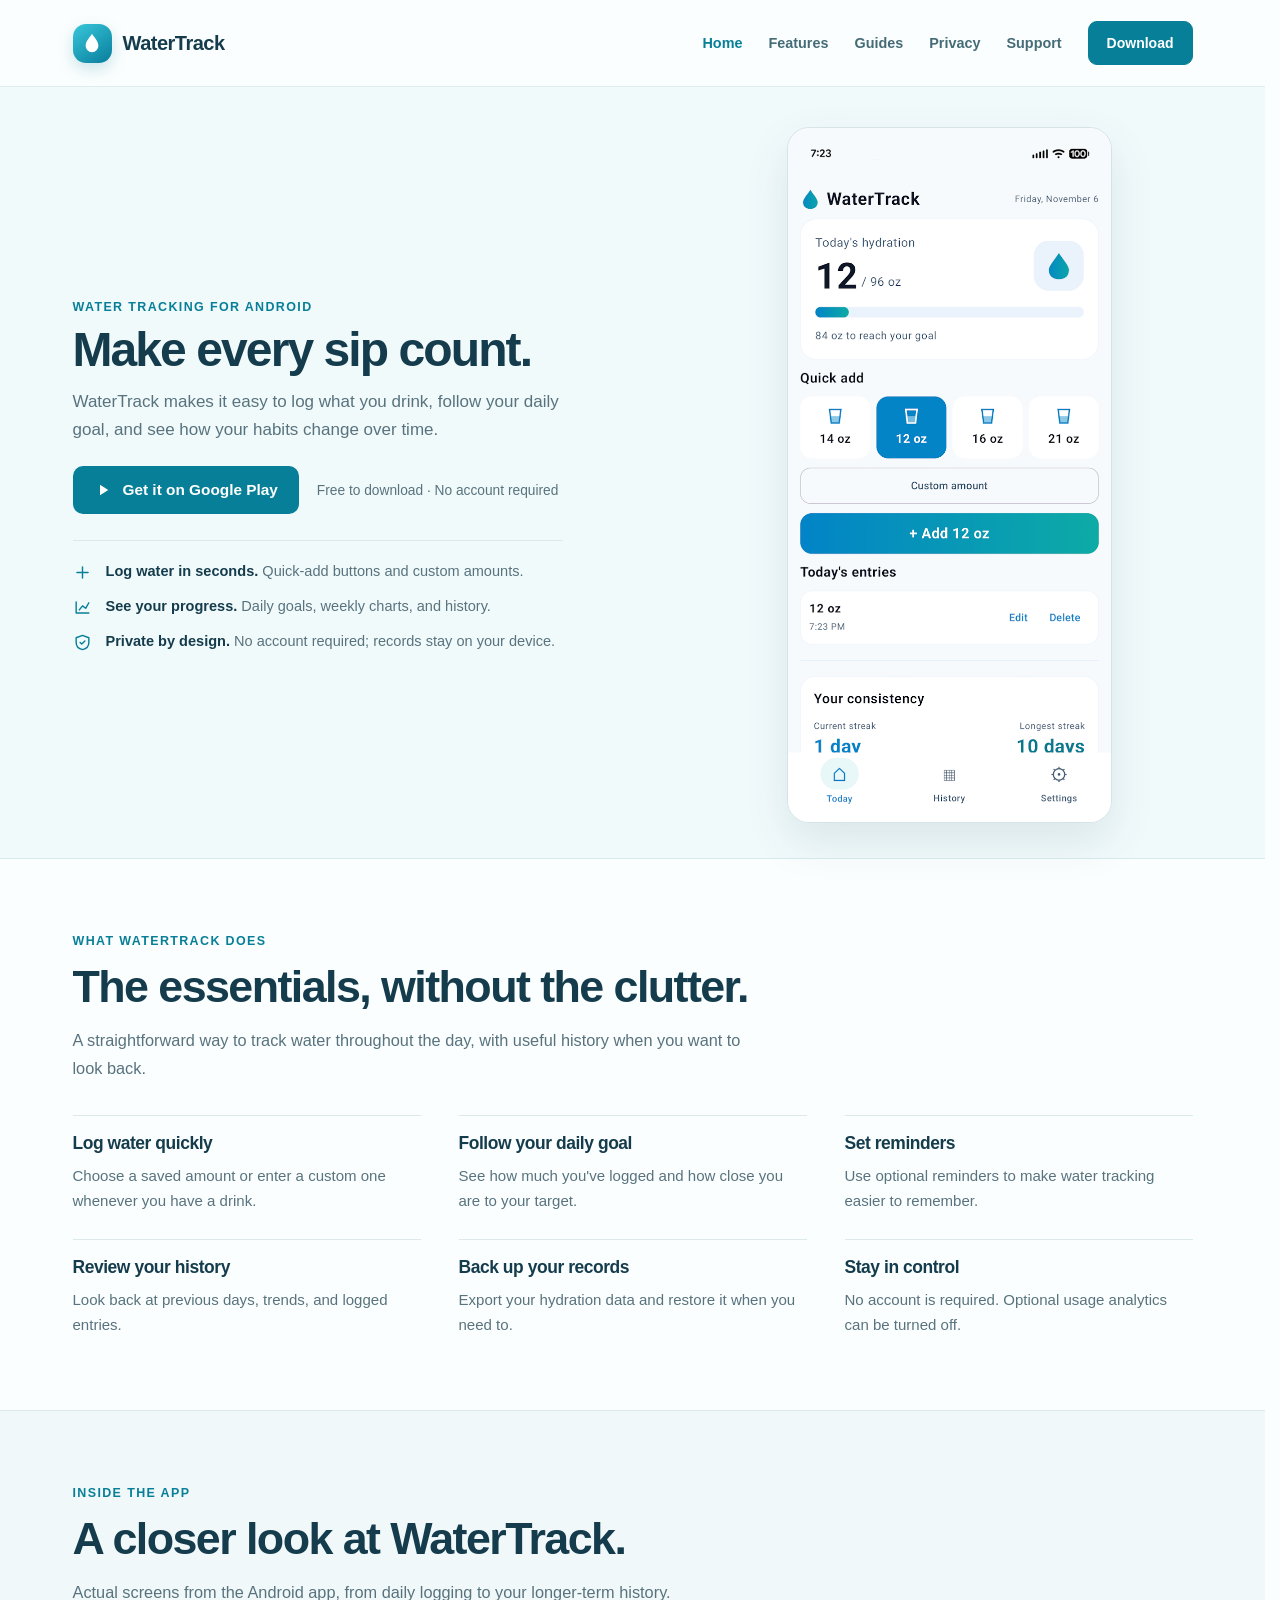
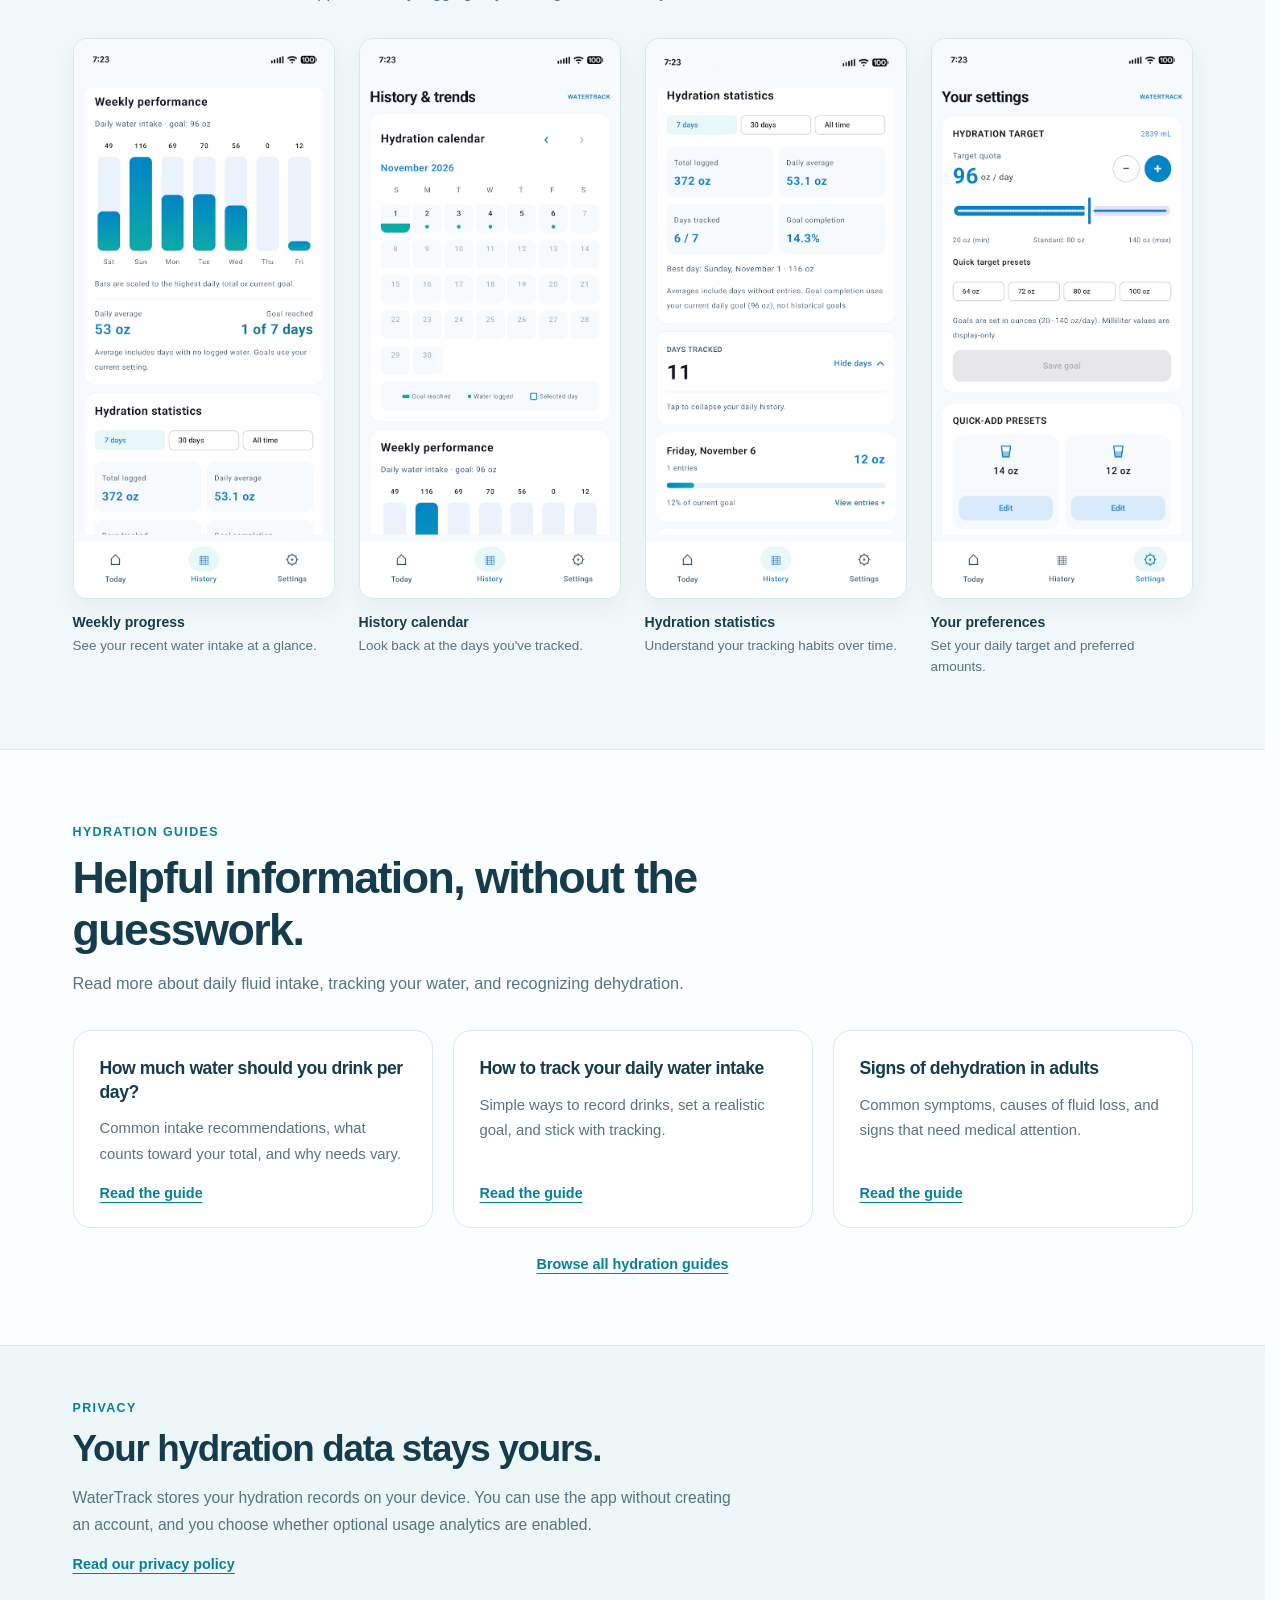
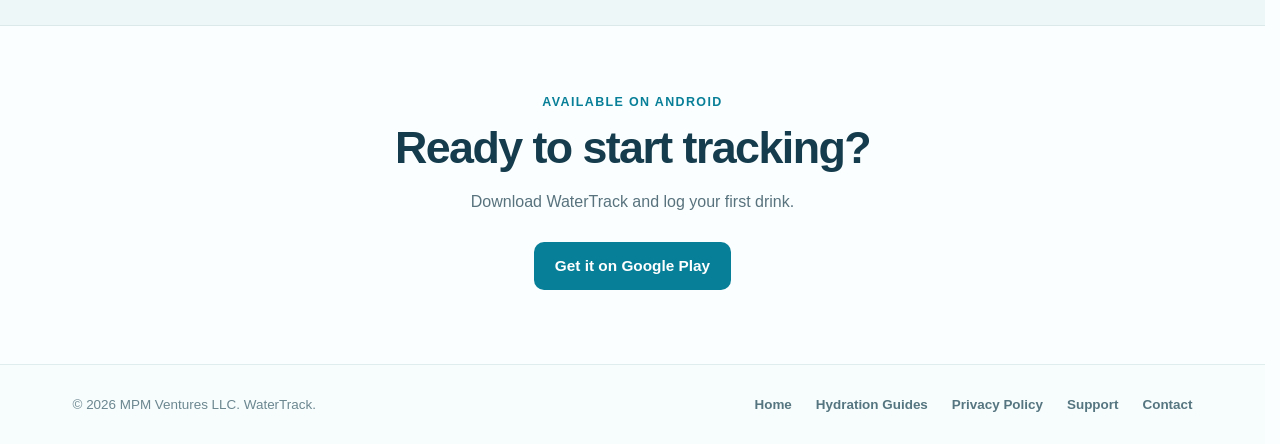
<file: index.html>
<!DOCTYPE html>
<html lang="en">
<head>
  <meta charset="utf-8">
  <meta name="viewport" content="width=device-width, initial-scale=1">
  <meta name="theme-color" content="#fbfefe">
  <link rel="canonical" href="https://watertrackapp.com/">
  <meta name="robots" content="index, follow">
  <meta name="description" content="WaterTrack is a simple Android app for logging daily water intake, checking your progress, and reviewing hydration history. No account required.">
  <meta property="og:type" content="website">
  <meta property="og:title" content="WaterTrack | Simple Water Tracking for Android">
  <meta property="og:description" content="Log water, track daily progress, and review your hydration history with WaterTrack for Android.">
  <meta property="og:url" content="https://watertrackapp.com/">
  <title>WaterTrack | Water Intake Tracker for Android</title>
  <link rel="stylesheet" href="/site.css">
  <link rel="icon" type="image/svg+xml" href="/favicon.svg">
  <style>
    :root{color-scheme:light;--ink:#153c4c;--muted:#58737e;--teal:#087f98;--line:#dce9eb;--bg:#fbfefe}
    *{box-sizing:border-box}
    html{scroll-behavior:smooth}
    body{margin:0;background:var(--bg);color:var(--ink);font-family:Helvetica,Arial,sans-serif;-webkit-font-smoothing:antialiased}
    a{color:inherit;text-decoration:none}
    a:focus-visible{outline:3px solid #20b4c9;outline-offset:4px;border-radius:4px}
    .container{width:min(1120px,calc(100% - 48px));margin-inline:auto}
    .hero{padding:56px 0 60px;border-bottom:1px solid var(--line)}
    .hero-grid{display:grid;grid-template-columns:minmax(0,1fr) minmax(290px,.85fr);gap:64px;align-items:center}
    .overline{font-size:.78rem;font-weight:750;letter-spacing:.11em;text-transform:uppercase;color:var(--teal)}
    h1,h2,h3,p{margin-top:0}
    h1{font-size:clamp(3.15rem,5.7vw,4.95rem);line-height:1.07;letter-spacing:-.035em;font-weight:700;margin:16px 0 22px;max-width:650px}
    .hero-copy{font-size:1.14rem;line-height:1.75;color:var(--muted);max-width:510px;margin-bottom:22px}
    .actions{display:flex;align-items:center;gap:18px;flex-wrap:wrap}
    .button{display:inline-flex;align-items:center;justify-content:center;gap:11px;padding:15px 21px;border-radius:10px;background:var(--teal);color:#fff;font-size:.96rem;font-weight:750;transition:background .15s ease}
    .button:hover{background:#06687e}
    .button svg{height:18px;width:18px;fill:currentColor}
    .small-note{font-size:.86rem;color:var(--muted)}
    .hero-highlights{list-style:none;padding:20px 0 0;margin:26px 0 0;border-top:1px solid var(--line);display:grid;gap:13px;max-width:490px}
    .hero-highlights li{display:grid;grid-template-columns:22px 1fr;gap:11px;align-items:start;font-size:.91rem;line-height:1.5;color:var(--muted)}
    .hero-highlights svg{width:19px;height:19px;stroke:var(--teal);stroke-width:1.8;fill:none;stroke-linecap:round;stroke-linejoin:round;margin-top:2px}
    .hero-highlights strong{color:var(--ink);font-weight:700}
    .hero-visual{display:flex;justify-content:center;align-items:center}
    .hero-visual img{display:block;width:min(100%,325px);height:auto;border-radius:22px;border:1px solid #d6e4e7;box-shadow:0 18px 45px rgba(21,60,76,.10)}
    .section{padding:72px 0}
    .section-heading{max-width:700px;margin-bottom:32px}
    h2{font-size:clamp(2rem,3.5vw,2.85rem);line-height:1.16;letter-spacing:-.035em;font-weight:700;margin:12px 0 13px}
    .section-heading p,.section-description{font-size:1.02rem;line-height:1.75;color:var(--muted);margin-bottom:0}
    .features-grid{display:grid;grid-template-columns:repeat(3,minmax(0,1fr));gap:25px 38px}
    .feature{border-top:1px solid var(--line);padding-top:17px}
    .feature h3{font-size:1.09rem;letter-spacing:-.025em;margin-bottom:9px}
    .feature p{font-size:.94rem;line-height:1.7;color:var(--muted);margin-bottom:0}
    .screens-section{background:#f1f8f9;border-top:1px solid var(--line);border-bottom:1px solid var(--line)}
    .screens-grid{display:grid;grid-template-columns:repeat(4,minmax(0,1fr));gap:24px}
    .screen-item{margin:0;min-width:0}
    .screen-item img{display:block;width:100%;height:auto;border-radius:14px;border:1px solid #d9e6e8;box-shadow:0 9px 22px rgba(21,60,76,.055)}
    .screen-item figcaption{font-size:.88rem;font-weight:700;margin-top:15px;color:var(--ink)}
    .screen-item p{font-size:.84rem;color:var(--muted);line-height:1.55;margin:6px 0 0}
    .guides-grid{display:grid;grid-template-columns:repeat(3,minmax(0,1fr));gap:20px}
    .guide{border:1px solid #d9e9ed;border-radius:18px;background:#fff;padding:26px;display:flex;flex-direction:column;align-items:flex-start}
    .guide h3{font-size:1.1rem;line-height:1.35;letter-spacing:-.025em;margin-bottom:12px}
    .guide p{font-size:.93rem;line-height:1.7;color:var(--muted);margin-bottom:18px;flex:1}
    .text-link{color:var(--teal);font-weight:750;font-size:.9rem;text-decoration:underline;text-underline-offset:4px}
    .all-guides{margin:27px 0 0;text-align:center}
    .privacy{padding:52px 0;background:#edf7f8;border-block:1px solid var(--line)}
    .privacy-inner{display:block}
    .privacy h2{font-size:clamp(1.7rem,3vw,2.3rem)}
    .privacy p{max-width:670px;font-size:.98rem;line-height:1.75;color:var(--muted);margin:0}
    .privacy .text-link{display:inline-block;margin-top:18px}
    .closing{padding:66px 0 74px;text-align:center}
    .closing h2{margin:12px 0 14px}
    .closing p{color:var(--muted);line-height:1.7;margin-bottom:26px}
    .wt-site-header,.wt-site-footer,.wt-site-header .wt-brand{font-family:Helvetica,Arial,sans-serif}
    .wt-site-header .wt-brand{font-weight:700;letter-spacing:-.025em}
    .wt-site-header .wt-links .wt-download{display:inline-flex;align-items:center;justify-content:center;background:#087f98;color:#fff;border:1px solid #087f98;border-radius:9px;padding:11px 18px;font-weight:700;white-space:nowrap}
    .wt-site-header .wt-links .wt-download:hover{background:#06687e;color:#fff}
    .wt-site-header .wt-links .wt-download:focus-visible{outline:3px solid #20b4c9;outline-offset:3px}
    h3{font-weight:700;letter-spacing:-.02em}
    @media(max-width:950px){.hero-grid{gap:35px}.screens-grid{grid-template-columns:repeat(2,minmax(0,1fr));gap:30px}.screens-grid .screen-item{max-width:340px}.features-grid{grid-template-columns:repeat(2,minmax(0,1fr))}}
    @media(max-width:700px){.hero{padding:48px 0 55px}.hero-grid{grid-template-columns:1fr;gap:40px}.hero-visual img{width:min(100%,285px)}.section{padding:56px 0}.guides-grid{grid-template-columns:1fr;gap:26px}.privacy{padding:42px 0}.closing{padding:55px 0 62px}}
    @media(max-width:520px){.container{width:calc(100% - 36px)}h1{font-size:clamp(2.9rem,11vw,3.9rem)}.hero-copy{font-size:1.04rem}.features-grid{grid-template-columns:1fr;gap:25px}.screens-grid{gap:24px 14px}.screen-item img{border-radius:10px}.screen-item figcaption{font-size:.82rem}.screen-item p{font-size:.78rem}.section-heading{margin-bottom:32px}}
    @media(prefers-reduced-motion:reduce){html{scroll-behavior:auto}.button{transition:none}}
  </style>
</head>
<body>
  <header class="wt-site-header">
    <nav class="wt-shell" aria-label="Main navigation">
      <a class="wt-brand" href="/" aria-label="WaterTrack home"><span class="wt-brand-icon"><svg aria-hidden="true" viewBox="0 0 24 24"><path d="M12 2C9.5 6 5 10.6 5 15a7 7 0 0 0 14 0c0-4.4-4.5-9-7-13Z"/></svg></span>WaterTrack</a>
      <div class="wt-links"><a href="/" aria-current="page">Home</a><a href="#features">Features</a><a href="/guides/">Guides</a><a href="/privacy/">Privacy</a><a href="/support/">Support</a><a class="wt-download" href="https://play.google.com/store/apps/details?id=com.mpmventures.watertrack" aria-label="Download WaterTrack on Google Play">Download</a></div>
    </nav>
  </header>
  <main>
    <section class="hero" aria-labelledby="hero-heading">
      <div class="container hero-grid">
        <div>
          <span class="overline">Water tracking for Android</span>
          <h1 id="hero-heading">Make every sip count.</h1>
          <p class="hero-copy">WaterTrack makes it easy to log what you drink, follow your daily goal, and see how your habits change over time.</p>
          <div class="actions">
            <a class="button" href="https://play.google.com/store/apps/details?id=com.mpmventures.watertrack" aria-label="Get WaterTrack on Google Play"><svg aria-hidden="true" viewBox="0 0 24 24"><path d="M8 5v14l11-7L8 5Z"/></svg>Get it on Google Play</a>
            <span class="small-note">Free to download &middot; No account required</span>
          </div>
          <ul class="hero-highlights" aria-label="WaterTrack highlights">
            <li><svg aria-hidden="true" viewBox="0 0 24 24"><path d="M12 5v14M5 12h14"/></svg><span><strong>Log water in seconds.</strong> Quick-add buttons and custom amounts.</span></li>
            <li><svg aria-hidden="true" viewBox="0 0 24 24"><path d="M4 19V5M4 19h16M8 15l4-5 4 3 4-7"/></svg><span><strong>See your progress.</strong> Daily goals, weekly charts, and history.</span></li>
            <li><svg aria-hidden="true" viewBox="0 0 24 24"><path d="M12 3l8 3v6c0 5-3.5 8-8 9-4.5-1-8-4-8-9V6l8-3Z"/><path d="m9 12 2 2 4-4"/></svg><span><strong>Private by design.</strong> No account required; records stay on your device.</span></li>
          </ul>
        </div>
        <div class="hero-visual"><img src="/assets/screenshots/today.png" alt="WaterTrack Today screen showing daily water intake, quick-add amounts, and recent entries" width="645" height="1440" fetchpriority="high"></div>
      </div>
    </section>
    <section class="section container" id="features" aria-labelledby="features-heading">
      <div class="section-heading"><span class="overline">What WaterTrack does</span><h2 id="features-heading">The essentials, without the clutter.</h2><p>A straightforward way to track water throughout the day, with useful history when you want to look back.</p></div>
      <div class="features-grid">
        <article class="feature"><h3>Log water quickly</h3><p>Choose a saved amount or enter a custom one whenever you have a drink.</p></article>
        <article class="feature"><h3>Follow your daily goal</h3><p>See how much you've logged and how close you are to your target.</p></article>
        <article class="feature"><h3>Set reminders</h3><p>Use optional reminders to make water tracking easier to remember.</p></article>
        <article class="feature"><h3>Review your history</h3><p>Look back at previous days, trends, and logged entries.</p></article>
        <article class="feature"><h3>Back up your records</h3><p>Export your hydration data and restore it when you need to.</p></article>
        <article class="feature"><h3>Stay in control</h3><p>No account is required. Optional usage analytics can be turned off.</p></article>
      </div>
    </section>
    <section class="section screens-section" aria-labelledby="screens-heading">
      <div class="container">
        <div class="section-heading"><span class="overline">Inside the app</span><h2 id="screens-heading">A closer look at WaterTrack.</h2><p>Actual screens from the Android app, from daily logging to your longer-term history.</p></div>
        <div class="screens-grid">
          <figure class="screen-item"><img src="/assets/screenshots/weekly.png" alt="WaterTrack weekly performance chart" loading="lazy" width="645" height="1440"><figcaption>Weekly progress</figcaption><p>See your recent water intake at a glance.</p></figure>
          <figure class="screen-item"><img src="/assets/screenshots/calendar.png" alt="WaterTrack history and hydration calendar" loading="lazy" width="645" height="1440"><figcaption>History calendar</figcaption><p>Look back at the days you've tracked.</p></figure>
          <figure class="screen-item"><img src="/assets/screenshots/statistics.png" alt="WaterTrack hydration statistics screen" loading="lazy" width="645" height="1440"><figcaption>Hydration statistics</figcaption><p>Understand your tracking habits over time.</p></figure>
          <figure class="screen-item"><img src="/assets/screenshots/settings.png" alt="WaterTrack settings showing daily goal and quick-add presets" loading="lazy" width="645" height="1440"><figcaption>Your preferences</figcaption><p>Set your daily target and preferred amounts.</p></figure>
        </div>
      </div>
    </section>
    <section class="section container" aria-labelledby="guides-heading">
      <div class="section-heading"><span class="overline">Hydration guides</span><h2 id="guides-heading">Helpful information, without the guesswork.</h2><p>Read more about daily fluid intake, tracking your water, and recognizing dehydration.</p></div>
      <div class="guides-grid">
        <a class="guide" href="/guides/how-much-water-should-you-drink/"><h3>How much water should you drink per day?</h3><p>Common intake recommendations, what counts toward your total, and why needs vary.</p><span class="text-link">Read the guide</span></a>
        <a class="guide" href="/guides/how-to-track-water-intake/"><h3>How to track your daily water intake</h3><p>Simple ways to record drinks, set a realistic goal, and stick with tracking.</p><span class="text-link">Read the guide</span></a>
        <a class="guide" href="/guides/signs-of-dehydration/"><h3>Signs of dehydration in adults</h3><p>Common symptoms, causes of fluid loss, and signs that need medical attention.</p><span class="text-link">Read the guide</span></a>
      </div>
      <p class="all-guides"><a class="text-link" href="/guides/">Browse all hydration guides</a></p>
    </section>
    <section class="privacy" aria-labelledby="privacy-heading"><div class="container privacy-inner"><div><span class="overline">Privacy</span><h2 id="privacy-heading">Your hydration data stays yours.</h2><p>WaterTrack stores your hydration records on your device. You can use the app without creating an account, and you choose whether optional usage analytics are enabled.</p><a class="text-link" href="/privacy/">Read our privacy policy</a></div></div></section>
    <section class="closing container" aria-labelledby="closing-heading"><span class="overline">Available on Android</span><h2 id="closing-heading">Ready to start tracking?</h2><p>Download WaterTrack and log your first drink.</p><a class="button" href="https://play.google.com/store/apps/details?id=com.mpmventures.watertrack" aria-label="Download WaterTrack on Google Play">Get it on Google Play</a></section>
  </main>
  <footer class="wt-site-footer"><div class="wt-shell"><span>&copy; 2026 MPM Ventures LLC. WaterTrack.</span><div class="wt-footer-links"><a href="/">Home</a><a href="/guides/">Hydration Guides</a><a href="/privacy/">Privacy Policy</a><a href="/support/">Support</a><a href="mailto:watertrackbusiness@gmail.com">Contact</a></div></div></footer>
</body>
</html>
</file>
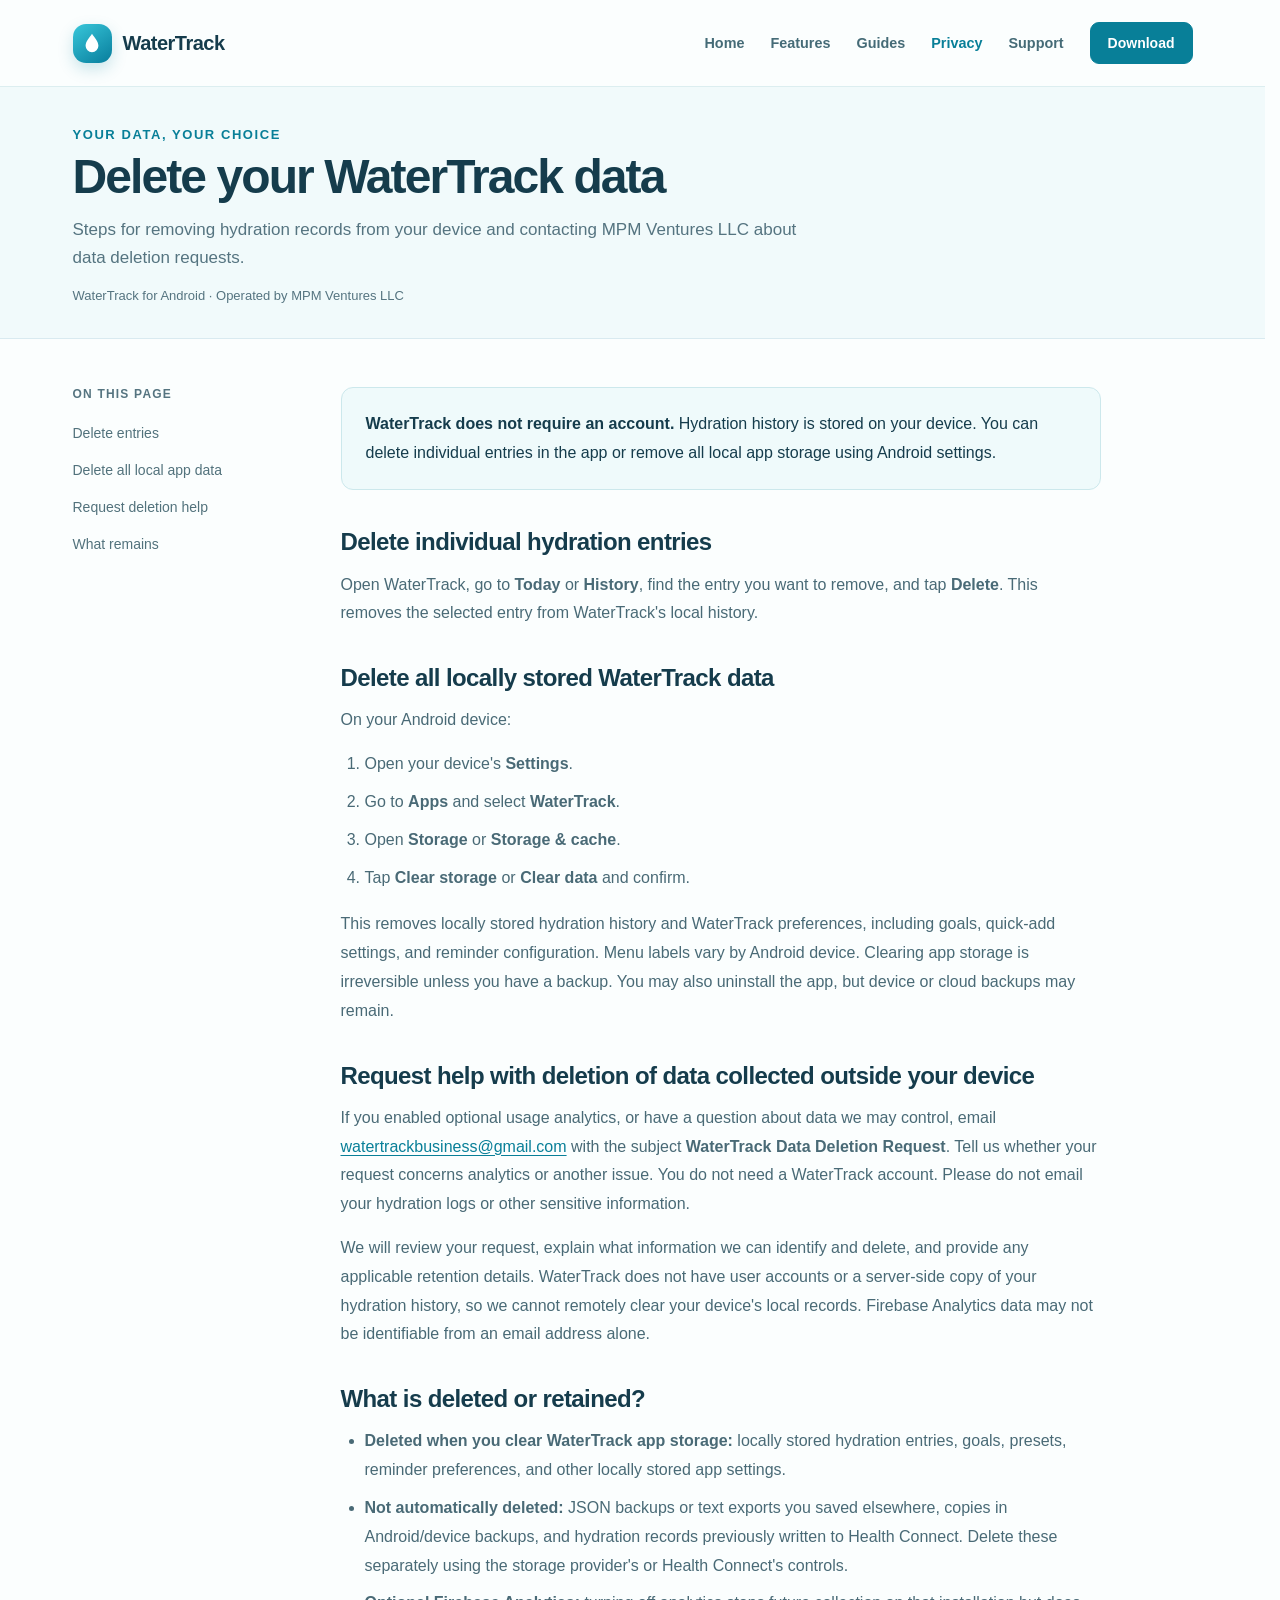
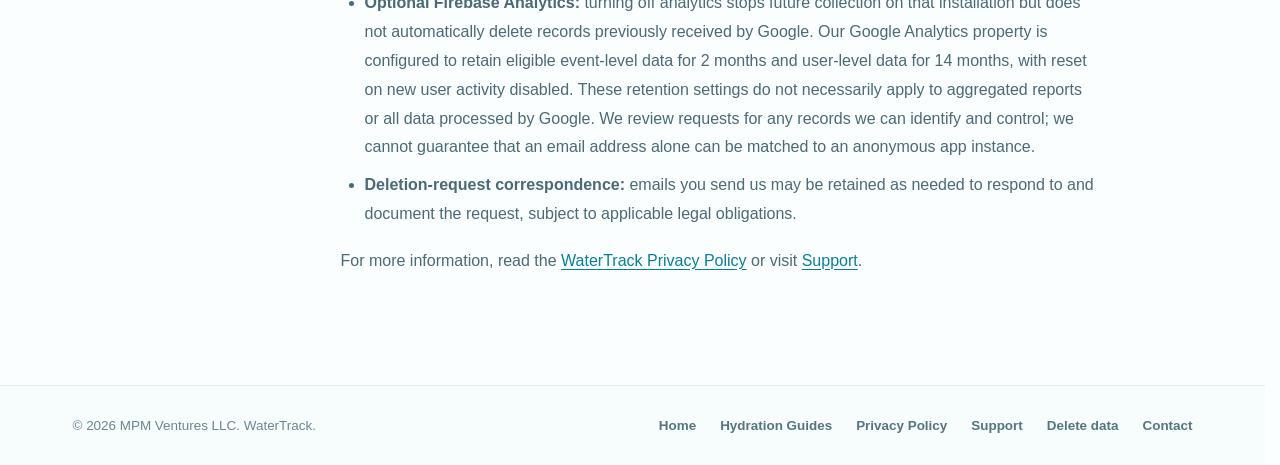
<file: delete-data/index.html>
<!DOCTYPE html>
<html lang="en">
<head>
  <meta charset="utf-8">
  <meta name="viewport" content="width=device-width, initial-scale=1">
  <meta name="theme-color" content="#eaf9fb">
  <meta name="description" content="How to delete WaterTrack hydration records, clear app storage, and request help with data deletion.">
  <title>Delete Your Data — WaterTrack</title>

  <link rel="canonical" href="https://watertrackapp.com/delete-data/">
  <link rel="icon" type="image/svg+xml" href="/favicon.svg">
  <link rel="stylesheet" href="/site.css">
  <link rel="stylesheet" href="/article.css">

  <style>
    /* Delete Data page-specific layout */

    .delete-page {
      background: #fbfefe;
      color: #153c4c;
    }

    .delete-page .hero {
      background: #f0fafb;
      border-bottom: 1px solid #d4e9ec;
      padding: 40px 0 36px;
    }

    .delete-page .hero h1 {
      max-width: 900px;
    }

    .delete-page .hero .meta {
      margin-top: 16px;
      font-size: 13px;
      color: #557480;
    }

    .delete-page .layout {
      width: min(1120px, calc(100% - 48px));
      margin: 0 auto;
      display: grid;
      grid-template-columns: 220px minmax(0, 1fr);
      gap: 48px;
      padding: 48px 0 76px;
    }

    .delete-page .toc {
      align-self: start;
      position: sticky;
      top: 24px;
    }

    .delete-page .toc strong {
      display: block;
      margin-bottom: 14px;
      color: #557480;
      font-size: 12px;
      font-weight: 700;
      letter-spacing: 0.1em;
      text-transform: uppercase;
    }

    .delete-page .toc a {
      display: block;
      padding: 8px 0;
      color: #52727c;
      text-decoration: none;
      font-size: 14px;
      line-height: 1.5;
    }

    .delete-page .toc a:hover {
      color: #087f98;
    }

    .delete-page .layout article {
      width: 100%;
      max-width: 760px;
      margin: 0;
      padding: 0;
      font-size: 16px;
      line-height: 1.8;
    }

    .delete-page article section {
      margin-bottom: 36px;
      scroll-margin-top: 24px;
    }

    .delete-page article h2 {
      margin: 0 0 13px;
      font-size: 24px;
      line-height: 1.3;
      letter-spacing: -0.025em;
    }

    .delete-page article p,
    .delete-page article li {
      color: #496a76;
      font-size: 16px;
      line-height: 1.8;
    }

    .delete-page article p {
      margin: 0 0 15px;
    }

    .delete-page article ul,
    .delete-page article ol {
      padding-left: 24px;
      margin: 12px 0 18px;
    }

    .delete-page article li {
      margin-bottom: 9px;
    }

    .delete-page article a {
      color: #087f98;
      text-underline-offset: 3px;
    }

    .delete-page .summary {
      padding: 22px 24px;
      margin: 0 0 36px;
      border: 1px solid #cce8ec;
      border-radius: 12px;
      background: #effafb;
    }

    .delete-page .summary p {
      margin: 0;
      color: #153c4c;
    }

    @media (max-width: 750px) {
      .delete-page .hero {
        padding: 34px 0;
      }

      .delete-page .layout {
        width: calc(100% - 36px);
        grid-template-columns: 1fr;
        gap: 28px;
        padding: 34px 0 60px;
      }

      .delete-page .toc {
        position: static;
        padding-bottom: 18px;
        border-bottom: 1px solid #d4e9ec;
      }

      .delete-page .toc a {
        display: inline-block;
        margin-right: 18px;
      }

      .delete-page article h2 {
        font-size: 22px;
      }
    }
  </style>
</head>

<body class="delete-page">

  <header class="wt-site-header">
    <nav class="wt-shell" aria-label="Main navigation">

      <a class="wt-brand" href="/" aria-label="WaterTrack home">
        <span class="wt-brand-icon">
          <svg viewBox="0 0 24 24" aria-hidden="true">
            <path d="M12 2C9.5 6 5 10.6 5 15a7 7 0 0 0 14 0c0-4.4-4.5-9-7-13Z"></path>
          </svg>
        </span>
        WaterTrack
      </a>

      <div class="wt-links">
        <a href="/">Home</a>
        <a href="/#features">Features</a>
        <a href="/guides/">Guides</a>
        <a href="/privacy/" aria-current="page">Privacy</a>
        <a href="/support/">Support</a>
        <a
          class="wt-download"
          href="https://play.google.com/store/apps/details?id=com.mpmventures.watertrack"
          target="_blank"
          rel="noopener noreferrer"
        >Download</a>
      </div>

    </nav>
  </header>

  <main>

    <section class="hero" aria-labelledby="page-title">
      <div class="container">

        <span class="eyebrow">Your data, your choice</span>

        <h1 id="page-title">Delete your WaterTrack data</h1>

        <p>
          Steps for removing hydration records from your device and
          contacting MPM Ventures LLC about data deletion requests.
        </p>

        <div class="meta">
          WaterTrack for Android · Operated by MPM Ventures LLC
        </div>

      </div>
    </section>

    <div class="layout">

      <aside class="toc" aria-label="On this page">
        <strong>On this page</strong>
        <a href="#entries">Delete entries</a>
        <a href="#all-local">Delete all local app data</a>
        <a href="#request">Request deletion help</a>
        <a href="#retention">What remains</a>
      </aside>

      <article>

        <div class="summary">
          <p>
            <strong>WaterTrack does not require an account.</strong>
            Hydration history is stored on your device. You can delete
            individual entries in the app or remove all local app
            storage using Android settings.
          </p>
        </div>

        <section id="entries">
          <h2>Delete individual hydration entries</h2>

          <p>
            Open WaterTrack, go to <strong>Today</strong> or
            <strong>History</strong>, find the entry you want to remove,
            and tap <strong>Delete</strong>. This removes the selected
            entry from WaterTrack's local history.
          </p>
        </section>

        <section id="all-local">
          <h2>Delete all locally stored WaterTrack data</h2>

          <p>On your Android device:</p>

          <ol>
            <li>Open your device's <strong>Settings</strong>.</li>
            <li>
              Go to <strong>Apps</strong> and select
              <strong>WaterTrack</strong>.
            </li>
            <li>
              Open <strong>Storage</strong> or
              <strong>Storage &amp; cache</strong>.
            </li>
            <li>
              Tap <strong>Clear storage</strong> or
              <strong>Clear data</strong> and confirm.
            </li>
          </ol>

          <p>
            This removes locally stored hydration history and WaterTrack
            preferences, including goals, quick-add settings, and
            reminder configuration. Menu labels vary by Android device.
            Clearing app storage is irreversible unless you have a
            backup. You may also uninstall the app, but device or cloud
            backups may remain.
          </p>
        </section>

        <section id="request">
          <h2>
            Request help with deletion of data collected outside your device
          </h2>

          <p>
            If you enabled optional usage analytics, or have a question
            about data we may control, email
            <a href="mailto:watertrackbusiness@gmail.com?subject=WaterTrack%20Data%20Deletion%20Request">watertrackbusiness@gmail.com</a>
            with the subject
            <strong>WaterTrack Data Deletion Request</strong>.
            Tell us whether your request concerns analytics or another
            issue. You do not need a WaterTrack account. Please do not
            email your hydration logs or other sensitive information.
          </p>

          <p>
            We will review your request, explain what information we can
            identify and delete, and provide any applicable retention
            details. WaterTrack does not have user accounts or a
            server-side copy of your hydration history, so we cannot
            remotely clear your device's local records. Firebase
            Analytics data may not be identifiable from an email address
            alone.
          </p>
        </section>

        <section id="retention">
          <h2>What is deleted or retained?</h2>

          <ul>
            <li>
              <strong>Deleted when you clear WaterTrack app storage:</strong>
              locally stored hydration entries, goals, presets,
              reminder preferences, and other locally stored app settings.
            </li>

            <li>
              <strong>Not automatically deleted:</strong>
              JSON backups or text exports you saved elsewhere, copies
              in Android/device backups, and hydration records previously
              written to Health Connect. Delete these separately using
              the storage provider's or Health Connect's controls.
            </li>

            <li>
              <strong>Optional Firebase Analytics:</strong>
              turning off analytics stops future collection on that
              installation but does not automatically delete records
              previously received by Google. Our Google Analytics
              property is configured to retain eligible event-level
              data for 2 months and user-level data for 14 months, with
              reset on new user activity disabled. These retention
              settings do not necessarily apply to aggregated reports
              or all data processed by Google. We review requests for
              any records we can identify and control; we cannot
              guarantee that an email address alone can be matched to
              an anonymous app instance.
            </li>

            <li>
              <strong>Deletion-request correspondence:</strong>
              emails you send us may be retained as needed to respond
              to and document the request, subject to applicable legal
              obligations.
            </li>
          </ul>

          <p>
            For more information, read the
            <a href="/privacy/">WaterTrack Privacy Policy</a>
            or visit <a href="/support/">Support</a>.
          </p>
        </section>

      </article>
    </div>

  </main>

  <footer class="wt-site-footer">
    <div class="wt-shell">

      <span>© 2026 MPM Ventures LLC. WaterTrack.</span>

      <div class="wt-footer-links">
        <a href="/">Home</a>
        <a href="/guides/">Hydration Guides</a>
        <a href="/privacy/">Privacy Policy</a>
        <a href="/support/">Support</a>
        <a href="/delete-data/">Delete data</a>
        <a href="mailto:watertrackbusiness@gmail.com">Contact</a>
      </div>

    </div>
  </footer>

</body>
</html>
</file>
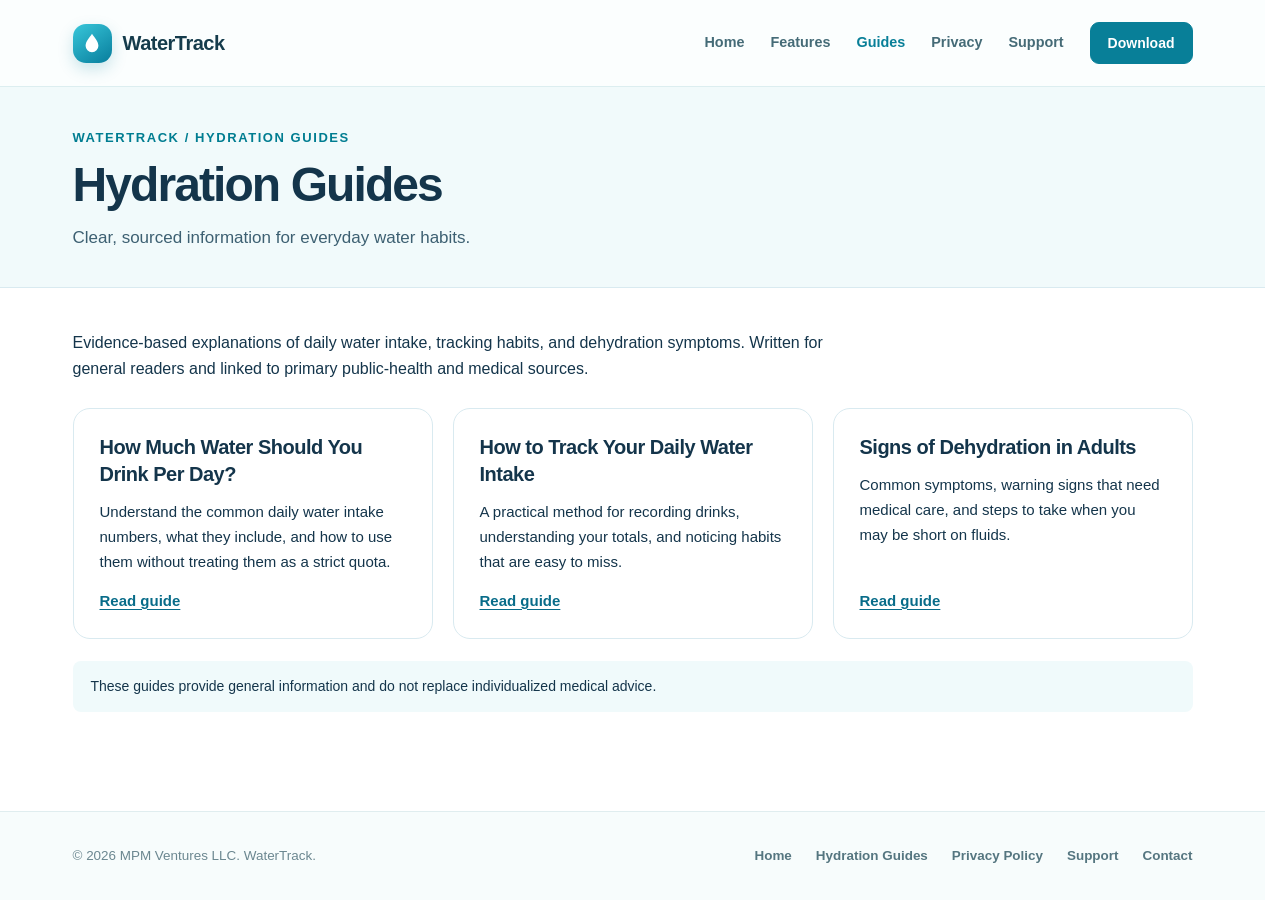
<file: guides/index.html>
<!DOCTYPE html>
<html lang="en"><head><meta charset="utf-8"/><meta content="width=device-width,initial-scale=1" name="viewport"/><title>Hydration Guides: Water Intake, Tracking &amp; Dehydration | WaterTrack</title><meta content="Explore practical hydration guides on daily water intake, tracking drinks, and signs of dehydration, with sources from public-health organizations." name="description"/><link href="https://watertrackapp.com/guides/" rel="canonical"/><meta content="index,follow,max-image-preview:large" name="robots"/><meta content="article" property="og:type"/><meta content="Hydration Guides: Water Intake, Tracking &amp; Dehydration | WaterTrack" property="og:title"/><meta content="Explore practical hydration guides on daily water intake, tracking drinks, and signs of dehydration, with sources from public-health organizations." property="og:description"/><meta content="https://watertrackapp.com/guides/" property="og:url"/><meta content="WaterTrack" property="og:site_name"/><meta content="summary" name="twitter:card"/><script type="application/ld+json">{"@context": "https://schema.org", "@type": "CollectionPage", "headline": "Hydration Guides", "description": "Explore practical hydration guides on daily water intake, tracking drinks, and signs of dehydration, with sources from public-health organizations.", "mainEntityOfPage": "https://watertrackapp.com/guides/", "publisher": {"@type": "Organization", "name": "MPM Ventures LLC", "url": "https://watertrackapp.com"}, "inLanguage": "en-US"}</script><style>:root{color-scheme:light;--ink:#14354b;--muted:#527084;--aqua:#087d98;--line:#d9eaf0;--bg:#f7fcfd}*{box-sizing:border-box}html{scroll-behavior:smooth}body{margin:0;font:17px/1.75 system-ui,-apple-system,Segoe UI,Arial,sans-serif;color:var(--ink);background:#fff}a{color:#086c89;text-underline-offset:3px}a:hover{color:#034b63}.wrap{max-width:1080px;margin:auto;padding:0 24px}.nav{border-bottom:1px solid var(--line);background:#fff}.nav .wrap{display:flex;justify-content:space-between;align-items:center;gap:20px;padding-top:16px;padding-bottom:16px;flex-wrap:wrap}.brand{font-weight:800;font-size:22px;text-decoration:none;color:var(--ink)}.brand span{color:#12a8bd}.links{display:flex;gap:20px;flex-wrap:wrap;font-size:14px}.hero{background:linear-gradient(140deg,#e8fbfc,#f5fcff 65%,#fff);padding:64px 0 54px;border-bottom:1px solid var(--line)}.eyebrow{color:#007d91;font-size:13px;letter-spacing:.12em;font-weight:750;text-transform:uppercase}.hero h1{font-size:clamp(35px,5vw,57px);line-height:1.12;letter-spacing:-.04em;max-width:830px;margin:16px 0}.deck{font-size:20px;max-width:780px;color:#3d6072}.meta{font-size:14px;color:var(--muted)}main article{max-width:760px;margin:45px auto 90px;padding:0 24px}h2{font-size:29px;line-height:1.25;letter-spacing:-.025em;margin:42px 0 14px}h3{font-size:21px;line-height:1.35;margin:28px 0 10px}p{margin:14px 0}ul,ol{padding-left:24px}li{margin:7px 0}.note{background:#f0fafb;border-left:4px solid #1aa9b6;padding:15px 20px;margin:24px 0}.toc{background:var(--bg);border:1px solid var(--line);padding:20px 24px;border-radius:15px;margin:28px 0}.toc strong{display:block;margin-bottom:8px}.toc ul{margin:0}.cta{border-radius:20px;background:linear-gradient(120deg,#d8f6f6,#eff9ff);padding:26px 30px;margin:40px 0;border:1px solid #bfe6ed}.cta h2{margin:0 0 8px}.source-list{font-size:15px;overflow-wrap:anywhere}.cards{display:grid;grid-template-columns:repeat(auto-fit,minmax(240px,1fr));gap:16px;margin:24px 0}.card{padding:22px;border:1px solid var(--line);border-radius:16px;background:#fbfefe}.card h2{font-size:22px;margin:0 0 10px}.card p{font-size:15px}.footer{background:#f2f9fb;border-top:1px solid var(--line);padding:32px 0;color:var(--muted);font-size:14px}.footer .wrap{display:flex;justify-content:space-between;gap:20px;flex-wrap:wrap}table{border-collapse:collapse;width:100%;font-size:15px;margin:22px 0}td,th{text-align:left;padding:12px;border-bottom:1px solid var(--line)}th{background:#f0fafb}@media(max-width:650px){.hero{padding:40px 0}.deck{font-size:18px}.links{gap:12px}main article{margin-top:30px}}</style><link href="/site.css" rel="stylesheet"/><link rel="icon" type="image/svg+xml" href="/favicon.svg" /><style id="watertrack-guides-refresh">
/* Guides index only: align with the home page */
body.wt-guides-index .hero {
  background: #f1fafb; padding: 40px 0 35px;
}
body.wt-guides-index .hero .wrap { max-width: 1168px; }
body.wt-guides-index .hero h1 { font-size: clamp(36px, 4vw, 48px); font-weight: 700; margin: 8px 0 12px; }
body.wt-guides-index .hero .deck { font-size: 17px; margin: 0; }
body.wt-guides-index main article {
  max-width: 1168px; margin: 0 auto; padding: 42px 24px 56px;
}
body.wt-guides-index main article > p:first-child {
  max-width: 790px; margin: 0 0 26px; font-size: 16px; line-height: 1.65;
}
body.wt-guides-index .cards {
  display: grid; grid-template-columns: repeat(3, minmax(0, 1fr));
  gap: 20px; margin: 0 0 22px;
}
body.wt-guides-index .card {
  display: flex; flex-direction: column; min-width: 0;
  padding: 25px 26px; border-radius: 17px; background: #fff;
}
body.wt-guides-index .card h2 {
  font-size: 20px; line-height: 1.35; margin: 0 0 12px; letter-spacing: -.025em;
}
body.wt-guides-index .card h2 a {
  color: #14354b; text-decoration: none;
}
body.wt-guides-index .card h2 a:hover { color: #087d98; text-decoration: underline; }
body.wt-guides-index .card p { font-size: 15px; line-height: 1.65; margin: 0 0 14px; }
body.wt-guides-index .card p:last-child { margin-top: auto; margin-bottom: 0; font-weight: 700; }
body.wt-guides-index .note {
  margin: 0; border: 0; border-radius: 8px; padding: 14px 18px;
  font-size: 14px; line-height: 1.6;
}
@media (max-width: 800px) {
  body.wt-guides-index .cards { grid-template-columns: repeat(2, minmax(0, 1fr)); }
}
@media (max-width: 560px) {
  body.wt-guides-index .cards { grid-template-columns: 1fr; }
  body.wt-guides-index main article { padding: 30px 20px 40px; }
}
</style></head><body class="wt-guides-index"><header class="wt-site-header"><nav aria-label="Main navigation" class="wt-shell"><a aria-label="WaterTrack home" class="wt-brand" href="/"><span class="wt-brand-icon"><svg aria-hidden="true" viewbox="0 0 24 24"><path d="M12 2C9.5 6 5 10.6 5 15a7 7 0 0 0 14 0c0-4.4-4.5-9-7-13Z"></path></svg></span>WaterTrack</a><div class="wt-links"><a href="/">Home</a><a href="/#features">Features</a><a aria-current="page" href="/guides/">Guides</a><a href="/privacy/">Privacy</a><a href="/support/">Support</a><a class="wt-download" href="https://play.google.com/store/apps/details?id=com.mpmventures.watertrack" target="_blank" rel="noopener noreferrer">Download</a></div></nav></header><header class="hero"><div class="wrap"><div class="eyebrow">WaterTrack / Hydration guides</div><h1>Hydration Guides</h1><p class="deck">Clear, sourced information for everyday water habits.</p><div class="meta"></div></div></header><main><article><p>Evidence-based explanations of daily water intake, tracking habits, and dehydration symptoms. Written for general readers and linked to primary public-health and medical sources.</p><div class="cards"><section class="card"><h2><a href="/guides/how-much-water-should-you-drink/">How Much Water Should You Drink Per Day?</a></h2><p>Understand the common daily water intake numbers, what they include, and how to use them without treating them as a strict quota.</p><p><a href="/guides/how-much-water-should-you-drink/">Read guide</a></p></section><section class="card"><h2><a href="/guides/how-to-track-water-intake/">How to Track Your Daily Water Intake</a></h2><p>A practical method for recording drinks, understanding your totals, and noticing habits that are easy to miss.</p><p><a href="/guides/how-to-track-water-intake/">Read guide</a></p></section><section class="card"><h2><a href="/guides/signs-of-dehydration/">Signs of Dehydration in Adults</a></h2><p>Common symptoms, warning signs that need medical care, and steps to take when you may be short on fluids.</p><p><a href="/guides/signs-of-dehydration/">Read guide</a></p></section></div><div class="note">These guides provide general information and do not replace individualized medical advice.</div></article></main><footer class="wt-site-footer"><div class="wt-shell"><span>© 2026 MPM Ventures LLC. WaterTrack.</span><div class="wt-footer-links"><a href="/">Home</a><a href="/guides/">Hydration Guides</a><a href="/privacy/">Privacy Policy</a><a href="/support/">Support</a><a href="mailto:watertrackbusiness@gmail.com">Contact</a></div></div></footer></body></html>
</file>
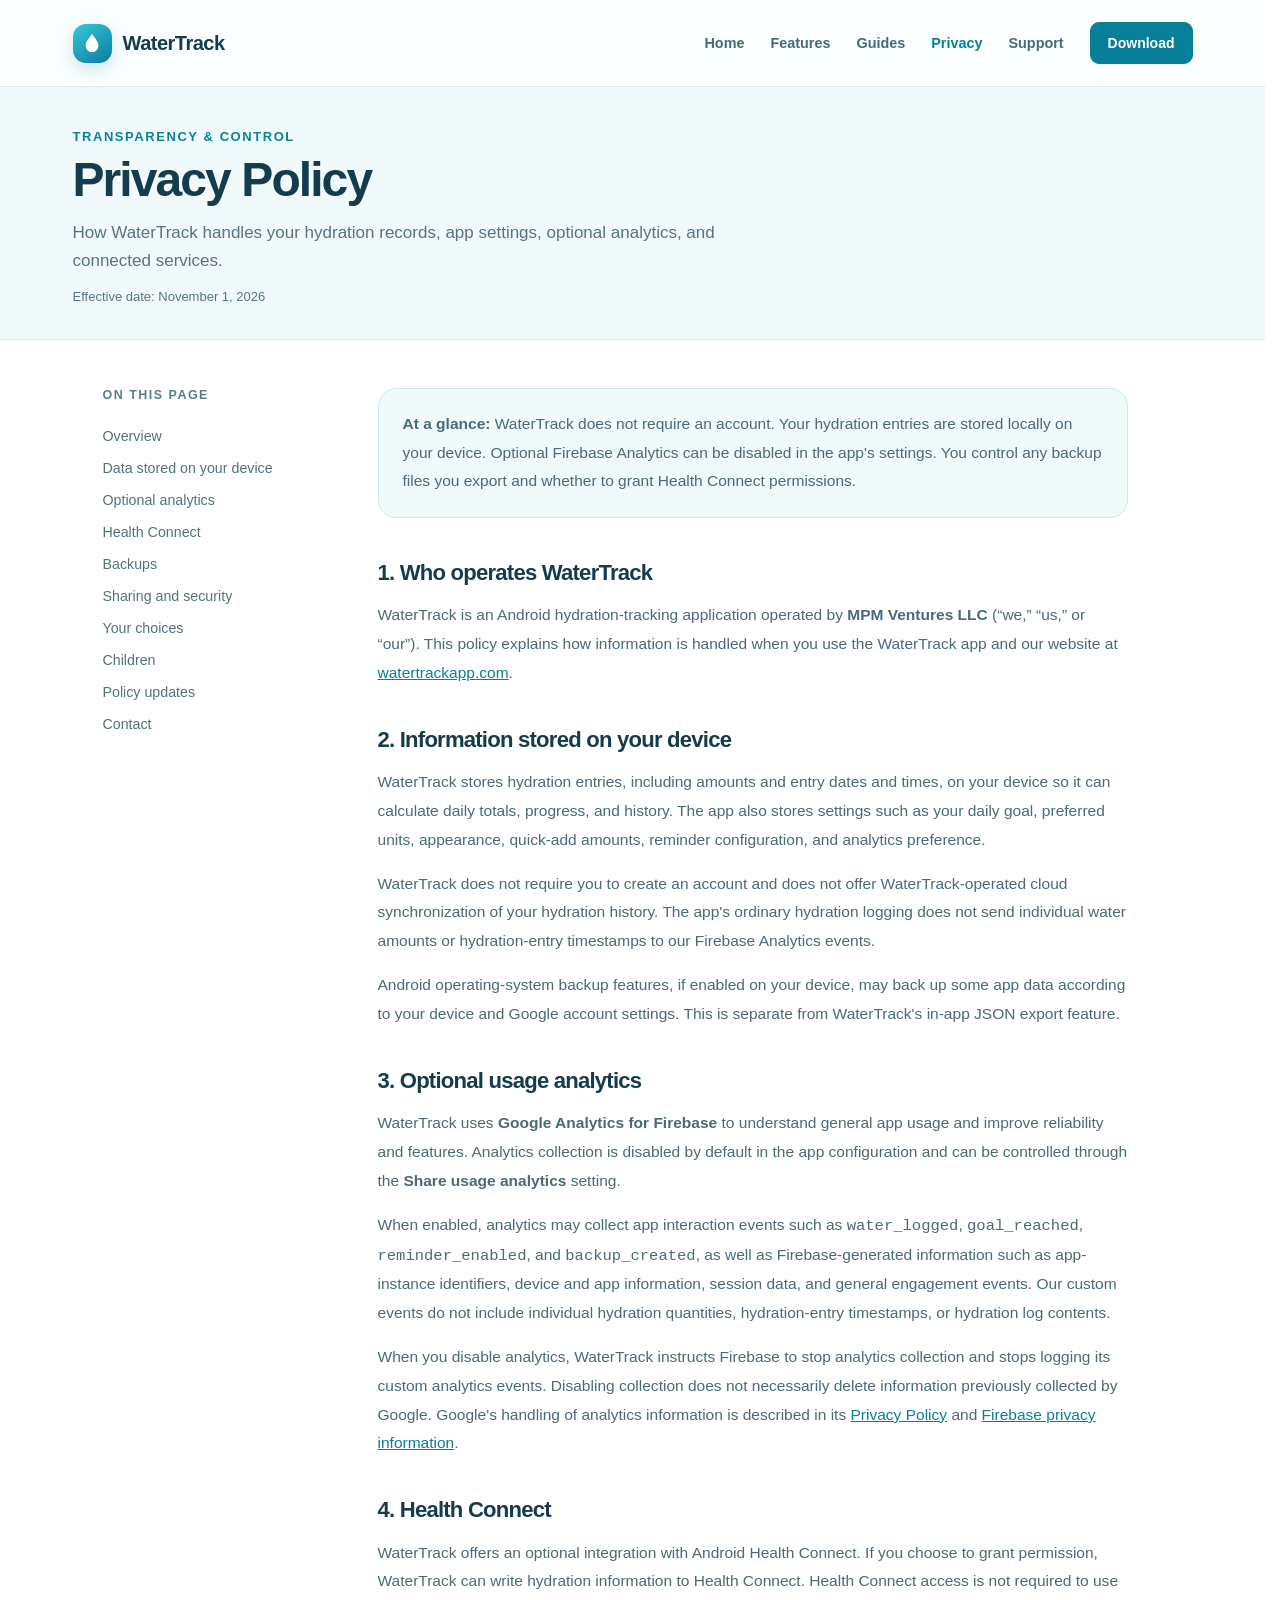
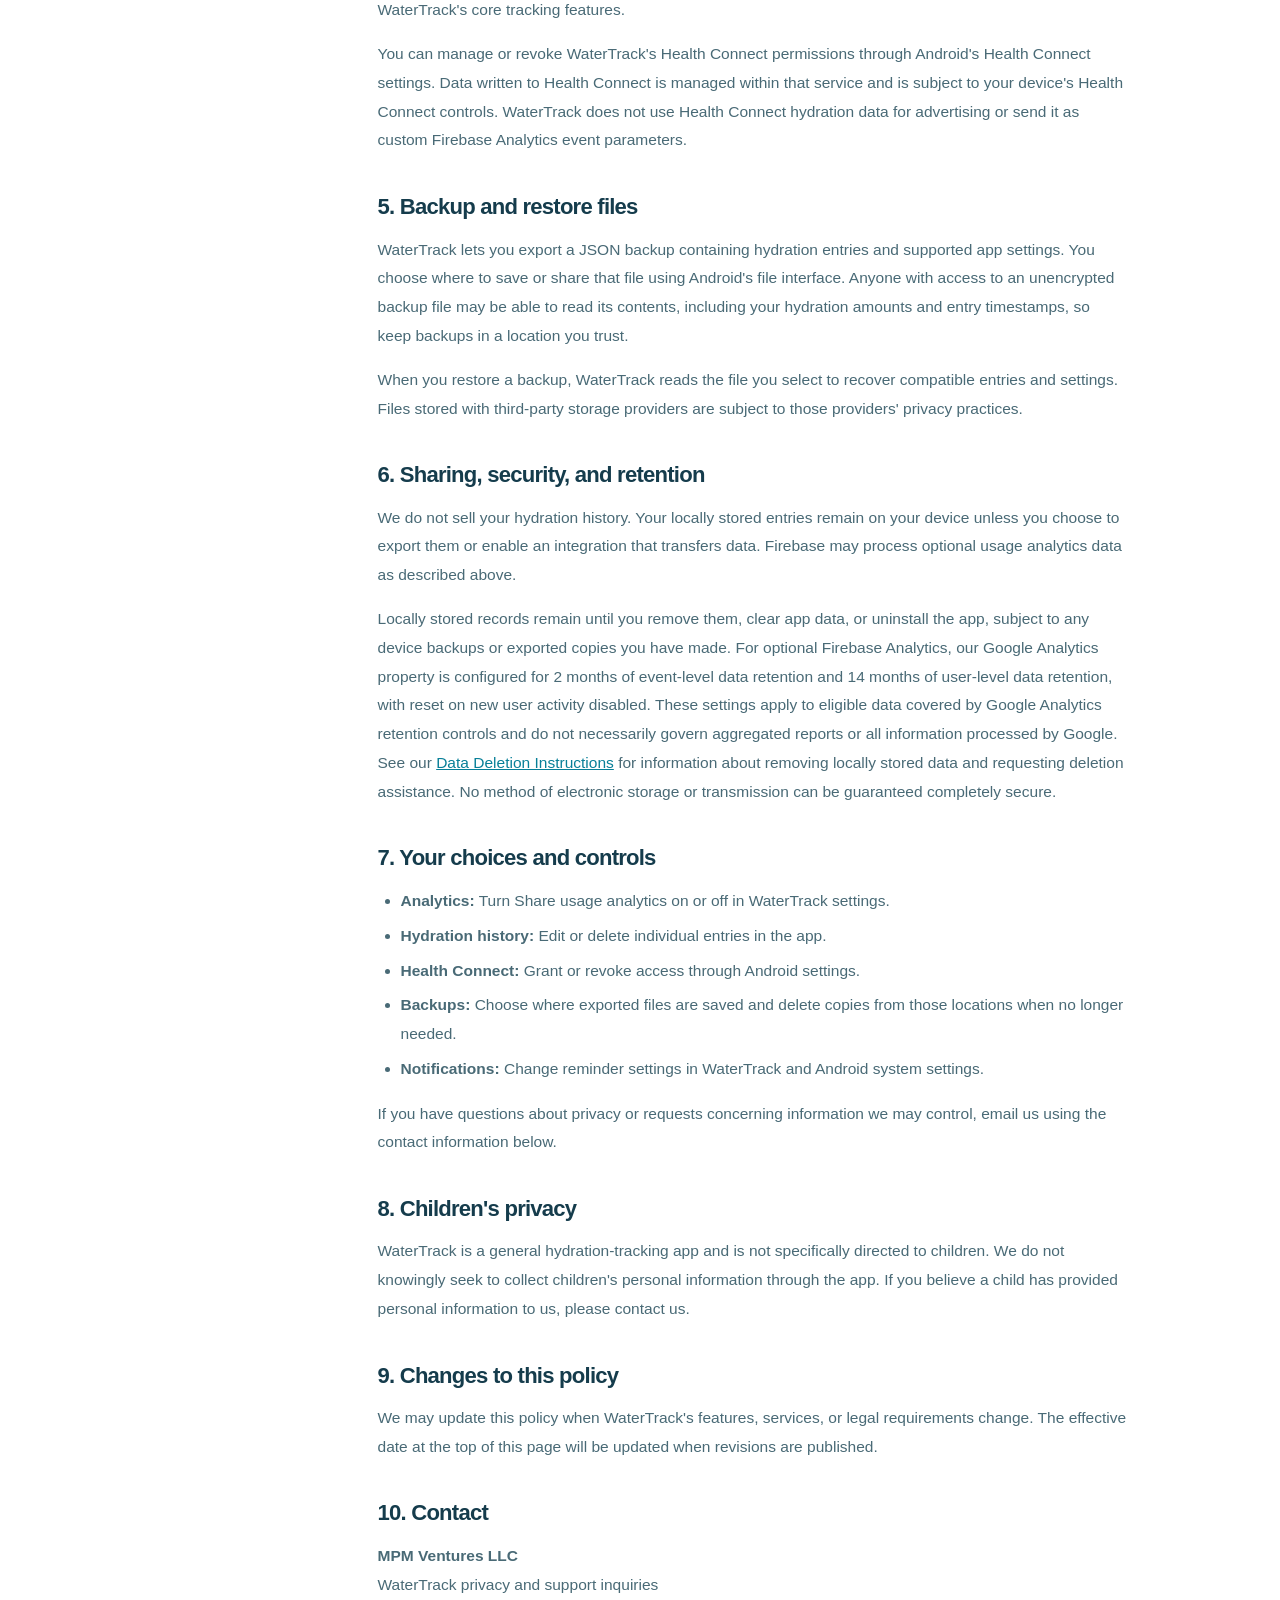
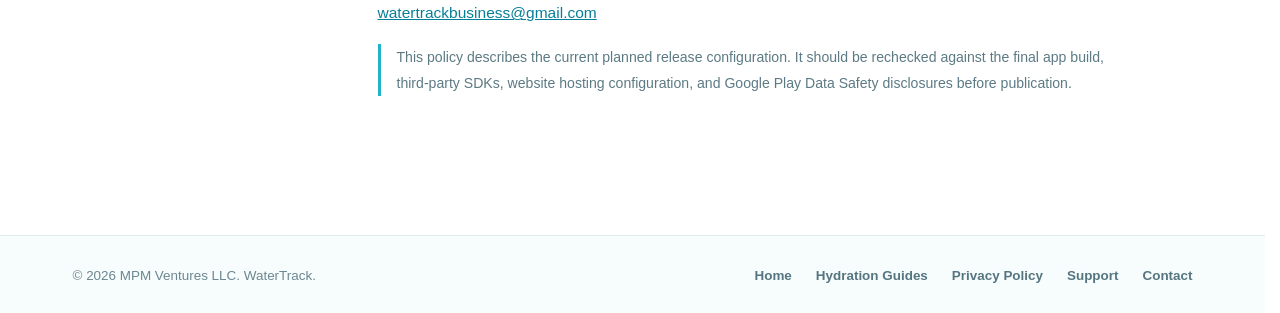
<file: privacy/index.html>
<!DOCTYPE html>

<html lang="en">
<head>
<meta charset="utf-8"/><meta content="width=device-width,initial-scale=1" name="viewport"/>
<meta content="#eaf9fb" name="theme-color"/><meta content="Read WaterTrack's privacy policy, including how local hydration records, optional analytics, Health Connect, and backups are handled." name="description"/>
<title>Privacy Policy — WaterTrack</title>
<style>
:root{--ink:#153c4c;--muted:#557480;--teal:#087f98;--line:#d4e9ec}*{box-sizing:border-box}body{margin:0;background:#fbfefe;color:var(--ink);font-family:Inter,ui-sans-serif,system-ui,-apple-system,BlinkMacSystemFont,"Segoe UI",sans-serif;-webkit-font-smoothing:antialiased}a{color:var(--teal)}a:focus-visible{outline:3px solid #20b4c9;outline-offset:4px}.container{width:min(1060px,calc(100% - 40px));margin:auto}header{background:#fbfefe;border-bottom:1px solid var(--line)}nav{min-height:82px;display:flex;align-items:center;justify-content:space-between;gap:20px}.brand{display:inline-flex;align-items:center;gap:11px;text-decoration:none;color:var(--ink);font-weight:800;font-size:1.22rem;letter-spacing:-.04em}.brand-icon{width:39px;height:39px;border-radius:13px;display:grid;place-items:center;background:linear-gradient(145deg,#38c7da,#087d9c)}.brand-icon svg{width:22px;fill:white}.nav-links{display:flex;gap:24px;font-size:.9rem;font-weight:650}.nav-links a{text-decoration:none;color:#456b77}.nav-links a:hover{color:var(--teal)}.hero{background:radial-gradient(ellipse at 85% 20%,#b8edf1 0,transparent 45%),linear-gradient(165deg,#f8feff,#e5f7f9);padding:75px 0 80px}.eyebrow{color:#0a829b;text-transform:uppercase;letter-spacing:.13em;font-size:.77rem;font-weight:850}.hero h1{font-size:clamp(2.6rem,6vw,4.6rem);letter-spacing:-.065em;margin:14px 0 15px}.hero p{max-width:680px;color:var(--muted);line-height:1.75;font-size:1.07rem;margin:0}.meta{margin-top:24px;font-size:.85rem;color:#527782}.layout{display:grid;grid-template-columns:220px minmax(0,1fr);gap:55px;padding:62px 0 100px}.toc{align-self:start;position:sticky;top:24px}.toc strong{display:block;margin-bottom:18px;font-size:.78rem;text-transform:uppercase;letter-spacing:.12em;color:#5b7d86}.toc a{display:block;padding:8px 0;color:#52727c;text-decoration:none;font-size:.89rem}.toc a:hover{color:var(--teal)}article{max-width:750px}article section{margin-bottom:39px}article h2{font-size:1.38rem;letter-spacing:-.035em;margin:0 0 13px}article p,article li{line-height:1.85;color:#496a76;font-size:.97rem}article ul{padding-left:23px}article li{margin:6px 0}.summary{border:1px solid #cce8ec;background:#effafb;border-radius:18px;padding:21px 24px;margin-bottom:42px}.summary p{margin:0}.notice{font-size:.88rem;color:#5c7a84;border-left:3px solid #20b4c9;padding-left:16px}footer{border-top:1px solid var(--line);background:#f7fcfc}.footer-inner{display:flex;justify-content:space-between;align-items:center;gap:22px;padding:31px 0;color:#66818b;font-size:.84rem}.footer-links{display:flex;gap:20px}.footer-links a{text-decoration:none;color:#557680}@media(max-width:750px){.layout{grid-template-columns:1fr;gap:24px;padding-top:35px}.toc{position:static;border-bottom:1px solid var(--line);padding-bottom:20px}.toc a{display:inline-block;margin-right:15px}.hero{padding:56px 0 64px}.nav-links{gap:14px}.footer-inner{flex-direction:column;align-items:flex-start}.footer-links{flex-wrap:wrap}}

/* Privacy page: match the restrained Guides visual language. */
body { background: #fff; }
.hero { background: #f1fafb; padding: 40px 0 35px; border-bottom: 1px solid #d9eaf0; }
.hero .container { width: min(1120px, calc(100% - 48px)); }
.hero .eyebrow { font-size: 13px; letter-spacing: .12em; font-weight: 750; }
.hero h1 { font-size: clamp(36px, 4vw, 48px); line-height: 1.12; letter-spacing: -.04em; font-weight: 700; margin: 8px 0 12px; }
.hero p { font-size: 17px; line-height: 1.65; }
.hero .meta { margin-top: 14px; font-size: 13px; }
.layout { padding-top: 48px; }
@media (max-width: 650px) { .hero { padding: 36px 0 32px; } .layout { padding-top: 30px; } }
</style>
<link href="/site.css" rel="stylesheet"/><link rel="icon" type="image/svg+xml" href="/favicon.svg" /></head>
<body><header class="wt-site-header"><nav aria-label="Main navigation" class="wt-shell"><a aria-label="WaterTrack home" class="wt-brand" href="/"><span class="wt-brand-icon"><svg aria-hidden="true" viewbox="0 0 24 24"><path d="M12 2C9.5 6 5 10.6 5 15a7 7 0 0 0 14 0c0-4.4-4.5-9-7-13Z"></path></svg></span>WaterTrack</a><div class="wt-links"><a href="/">Home</a><a href="/#features">Features</a><a href="/guides/">Guides</a><a aria-current="page" href="/privacy/">Privacy</a><a href="/support/">Support</a><a class="wt-download" href="https://play.google.com/store/apps/details?id=com.mpmventures.watertrack" target="_blank" rel="noopener noreferrer">Download</a></div></nav></header>

<main>
<div class="hero"><div class="container"><span class="eyebrow">Transparency &amp; control</span><h1>Privacy Policy</h1><p>How WaterTrack handles your hydration records, app settings, optional analytics, and connected services.</p><div class="meta">Effective date: November 1, 2026</div></div></div>
<div class="container layout"><aside aria-label="On this page" class="toc"><strong>On this page</strong><a href="#overview">Overview</a><a href="#local-data">Data stored on your device</a><a href="#analytics">Optional analytics</a><a href="#health-connect">Health Connect</a><a href="#backups">Backups</a><a href="#sharing">Sharing and security</a><a href="#choices">Your choices</a><a href="#children">Children</a><a href="#changes">Policy updates</a><a href="#contact">Contact</a></aside>
<article>
<div class="summary"><p><strong>At a glance:</strong> WaterTrack does not require an account. Your hydration entries are stored locally on your device. Optional Firebase Analytics can be disabled in the app's settings. You control any backup files you export and whether to grant Health Connect permissions.</p></div>
<section id="overview"><h2>1. Who operates WaterTrack</h2><p>WaterTrack is an Android hydration-tracking application operated by <strong>MPM Ventures LLC</strong> (“we,” “us,” or “our”). This policy explains how information is handled when you use the WaterTrack app and our website at <a href="https://watertrackapp.com">watertrackapp.com</a>.</p></section>
<section id="local-data"><h2>2. Information stored on your device</h2><p>WaterTrack stores hydration entries, including amounts and entry dates and times, on your device so it can calculate daily totals, progress, and history. The app also stores settings such as your daily goal, preferred units, appearance, quick-add amounts, reminder configuration, and analytics preference.</p><p>WaterTrack does not require you to create an account and does not offer WaterTrack-operated cloud synchronization of your hydration history. The app's ordinary hydration logging does not send individual water amounts or hydration-entry timestamps to our Firebase Analytics events.</p><p>Android operating-system backup features, if enabled on your device, may back up some app data according to your device and Google account settings. This is separate from WaterTrack's in-app JSON export feature.</p></section>
<section id="analytics"><h2>3. Optional usage analytics</h2><p>WaterTrack uses <strong>Google Analytics for Firebase</strong> to understand general app usage and improve reliability and features. Analytics collection is disabled by default in the app configuration and can be controlled through the <strong>Share usage analytics</strong> setting.</p><p>When enabled, analytics may collect app interaction events such as <code>water_logged</code>, <code>goal_reached</code>, <code>reminder_enabled</code>, and <code>backup_created</code>, as well as Firebase-generated information such as app-instance identifiers, device and app information, session data, and general engagement events. Our custom events do not include individual hydration quantities, hydration-entry timestamps, or hydration log contents.</p><p>When you disable analytics, WaterTrack instructs Firebase to stop analytics collection and stops logging its custom analytics events. Disabling collection does not necessarily delete information previously collected by Google. Google's handling of analytics information is described in its <a href="https://policies.google.com/privacy">Privacy Policy</a> and <a href="https://firebase.google.com/support/privacy">Firebase privacy information</a>.</p></section>
<section id="health-connect"><h2>4. Health Connect</h2><p>WaterTrack offers an optional integration with Android Health Connect. If you choose to grant permission, WaterTrack can write hydration information to Health Connect. Health Connect access is not required to use WaterTrack's core tracking features.</p><p>You can manage or revoke WaterTrack's Health Connect permissions through Android's Health Connect settings. Data written to Health Connect is managed within that service and is subject to your device's Health Connect controls. WaterTrack does not use Health Connect hydration data for advertising or send it as custom Firebase Analytics event parameters.</p></section>
<section id="backups"><h2>5. Backup and restore files</h2><p>WaterTrack lets you export a JSON backup containing hydration entries and supported app settings. You choose where to save or share that file using Android's file interface. Anyone with access to an unencrypted backup file may be able to read its contents, including your hydration amounts and entry timestamps, so keep backups in a location you trust.</p><p>When you restore a backup, WaterTrack reads the file you select to recover compatible entries and settings. Files stored with third-party storage providers are subject to those providers' privacy practices.</p></section>
<section id="sharing"><h2>6. Sharing, security, and retention</h2><p>We do not sell your hydration history. Your locally stored entries remain on your device unless you choose to export them or enable an integration that transfers data. Firebase may process optional usage analytics data as described above.</p><p>Locally stored records remain until you remove them, clear app data, or uninstall the app, subject to any device backups or exported copies you have made. For optional Firebase Analytics, our Google Analytics property is configured for 2 months of event-level data retention and 14 months of user-level data retention, with reset on new user activity disabled. These settings apply to eligible data covered by Google Analytics retention controls and do not necessarily govern aggregated reports or all information processed by Google. See our <a href='/delete-data/'>Data Deletion Instructions</a> for information about removing locally stored data and requesting deletion assistance. No method of electronic storage or transmission can be guaranteed completely secure.</p></section>
<section id="choices"><h2>7. Your choices and controls</h2><ul><li><strong>Analytics:</strong> Turn Share usage analytics on or off in WaterTrack settings.</li><li><strong>Hydration history:</strong> Edit or delete individual entries in the app.</li><li><strong>Health Connect:</strong> Grant or revoke access through Android settings.</li><li><strong>Backups:</strong> Choose where exported files are saved and delete copies from those locations when no longer needed.</li><li><strong>Notifications:</strong> Change reminder settings in WaterTrack and Android system settings.</li></ul><p>If you have questions about privacy or requests concerning information we may control, email us using the contact information below.</p></section>
<section id="children"><h2>8. Children's privacy</h2><p>WaterTrack is a general hydration-tracking app and is not specifically directed to children. We do not knowingly seek to collect children's personal information through the app. If you believe a child has provided personal information to us, please contact us.</p></section>
<section id="changes"><h2>9. Changes to this policy</h2><p>We may update this policy when WaterTrack's features, services, or legal requirements change. The effective date at the top of this page will be updated when revisions are published.</p></section>
<section id="contact"><h2>10. Contact</h2><p><strong>MPM Ventures LLC</strong><br/>WaterTrack privacy and support inquiries<br/><a href="mailto:watertrackbusiness@gmail.com">watertrackbusiness@gmail.com</a></p><p class="notice">This policy describes the current planned release configuration. It should be rechecked against the final app build, third-party SDKs, website hosting configuration, and Google Play Data Safety disclosures before publication.</p></section>
</article></div>
</main>
<footer class="wt-site-footer"><div class="wt-shell"><span>© 2026 MPM Ventures LLC. WaterTrack.</span><div class="wt-footer-links"><a href="/">Home</a><a href="/guides/">Hydration Guides</a><a href="/privacy/">Privacy Policy</a><a href="/support/">Support</a><a href="mailto:watertrackbusiness@gmail.com">Contact</a></div></div></footer></body></html>
</file>
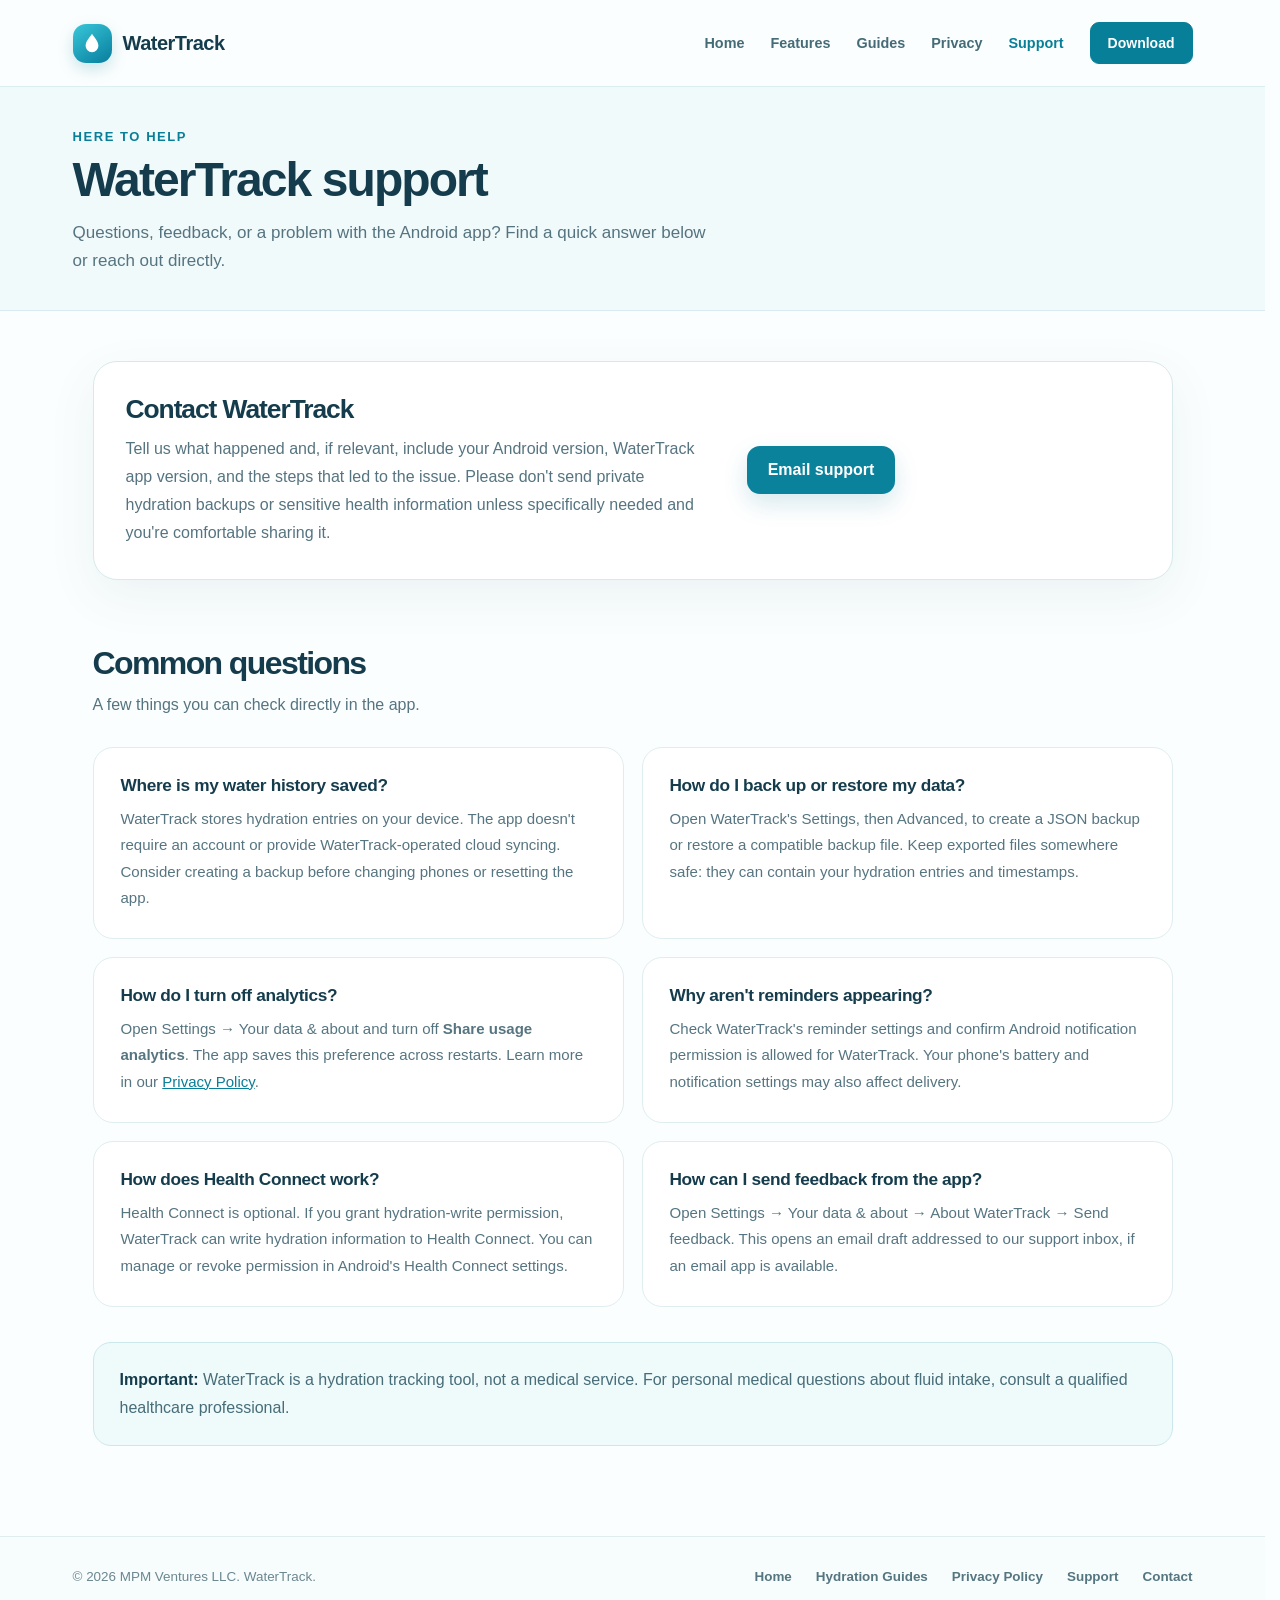
<file: support/index.html>
<!DOCTYPE html>

<html lang="en">
<head>
<meta charset="utf-8"/>
<meta content="width=device-width, initial-scale=1" name="viewport"/>
<meta content="#eaf9fb" name="theme-color"/>
<meta content="Get help with WaterTrack, the Android hydration tracker. Find answers about reminders, backups, analytics, and Health Connect, or contact support." name="description"/>
<title>Support — WaterTrack</title>
<style>
:root{color-scheme:light;--ink:#153c4c;--muted:#557480;--teal:#087f98;--aqua:#20b4c9;--line:#d4e9ec}
*{box-sizing:border-box}html{scroll-behavior:smooth}body{margin:0;background:#fbfefe;color:var(--ink);font-family:Inter,ui-sans-serif,system-ui,-apple-system,BlinkMacSystemFont,"Segoe UI",sans-serif;-webkit-font-smoothing:antialiased}a{color:var(--teal)}a:focus-visible{outline:3px solid var(--aqua);outline-offset:4px;border-radius:4px}.container{width:min(1080px,calc(100% - 48px));margin-inline:auto}
header{border-bottom:1px solid rgba(130,191,202,.25);background:#fbfefe}.nav{min-height:86px;display:flex;align-items:center;justify-content:space-between;gap:20px}.brand{display:inline-flex;align-items:center;gap:11px;font-weight:800;font-size:1.25rem;letter-spacing:-.05em;color:var(--ink);text-decoration:none}.brand-icon{width:39px;height:39px;border-radius:13px;display:grid;place-items:center;background:linear-gradient(145deg,#38c7da,#087d9c);box-shadow:0 6px 16px rgba(4,127,152,.2)}.brand-icon svg{width:22px;height:22px;fill:#fff}.nav-links{display:flex;gap:25px;align-items:center;font-size:.9rem;font-weight:650}.nav-links a{color:#456b77;text-decoration:none}.nav-links a:hover,.nav-links [aria-current]{color:var(--teal)}
.hero{position:relative;overflow:hidden;background:radial-gradient(ellipse at 90% 10%,#b8edf1 0,transparent 45%),linear-gradient(155deg,#f7feff,#e3f7f9);padding:76px 0 92px}.hero:after{content:"";position:absolute;bottom:-1px;left:0;width:100%;height:46px;background:#fbfefe;clip-path:polygon(0 65%,25% 35%,50% 65%,75% 30%,100% 60%,100% 100%,0 100%)}.eyebrow{color:#087f98;text-transform:uppercase;letter-spacing:.13em;font-size:.77rem;font-weight:850}.hero h1{font-size:clamp(2.7rem,6vw,4.7rem);line-height:1.08;letter-spacing:-.065em;margin:15px 0 18px}.hero p{font-size:1.08rem;line-height:1.8;color:var(--muted);max-width:650px;margin:0}
.main{padding:50px 0 90px}.contact{display:grid;grid-template-columns:1.2fr .8fr;gap:32px;padding:32px;background:white;border:1px solid #d8e9ec;border-radius:24px;box-shadow:0 16px 50px rgba(23,91,111,.07);align-items:center}.contact h2{font-size:1.65rem;letter-spacing:-.04em;margin:0 0 10px}.contact p{color:var(--muted);line-height:1.75;margin:0}.contact-action{display:flex;flex-direction:column;align-items:flex-start;gap:11px}.button{display:inline-block;background:#0b829c;color:#fff;text-decoration:none;padding:15px 21px;border-radius:13px;font-weight:750;box-shadow:0 10px 24px rgba(4,121,149,.16)}.contact-action small{color:#67848e;overflow-wrap:anywhere}.section-title{font-size:2rem;letter-spacing:-.05em;margin:65px 0 9px}.section-subtitle{color:var(--muted);line-height:1.75;margin:0 0 28px}.faq{display:grid;grid-template-columns:repeat(2,minmax(0,1fr));gap:18px}.item{border:1px solid #e0edef;background:#fff;border-radius:20px;padding:27px}.item h3{font-size:1.08rem;letter-spacing:-.02em;margin:0 0 10px}.item p{color:#567581;line-height:1.75;font-size:.94rem;margin:0}.note{margin-top:35px;padding:23px 26px;border:1px solid #cce8ec;border-radius:18px;background:#effafb;color:#476d79;line-height:1.75}.note strong{color:var(--ink)}footer{border-top:1px solid var(--line);background:#f7fcfc}.footer-inner{display:flex;justify-content:space-between;align-items:center;gap:20px;padding:31px 0;color:#66818b;font-size:.84rem}.footer-links{display:flex;flex-wrap:wrap;gap:20px}.footer-links a{color:#557680;text-decoration:none}.footer-links a:hover{color:var(--teal)}
@media(max-width:720px){.nav{min-height:72px}.nav-links{gap:14px;font-size:.82rem}.hero{padding:56px 0 70px}.contact{grid-template-columns:1fr;padding:25px}.faq{grid-template-columns:1fr}.footer-inner{flex-direction:column;align-items:flex-start}.container{width:min(100% - 36px,1080px)}}@media(prefers-reduced-motion:reduce){html{scroll-behavior:auto}}
/* Remove decorative wave and use a clean hero divider */
.hero::after {
  display: none !important;
}
</style>
<link href="/site.css" rel="stylesheet"/><link rel="icon" type="image/svg+xml" href="/favicon.svg" /></head>
<body><header class="wt-site-header"><nav aria-label="Main navigation" class="wt-shell"><a aria-label="WaterTrack home" class="wt-brand" href="/"><span class="wt-brand-icon"><svg aria-hidden="true" viewbox="0 0 24 24"><path d="M12 2C9.5 6 5 10.6 5 15a7 7 0 0 0 14 0c0-4.4-4.5-9-7-13Z"></path></svg></span>WaterTrack</a><div class="wt-links"><a href="/">Home</a><a href="/#features">Features</a><a href="/guides/">Guides</a><a href="/privacy/">Privacy</a><a aria-current="page" href="/support/">Support</a><a class="wt-download" href="https://play.google.com/store/apps/details?id=com.mpmventures.watertrack" target="_blank" rel="noopener noreferrer">Download</a></div></nav></header>

<main><section class="hero"><div class="container"><span class="eyebrow">Here to help</span><h1>WaterTrack support</h1><p>Questions, feedback, or a problem with the Android app? Find a quick answer below or reach out directly.</p></div></section>
<div class="container main"><section aria-labelledby="contact-heading" class="contact"><div><h2 id="contact-heading">Contact WaterTrack</h2><p>Tell us what happened and, if relevant, include your Android version, WaterTrack app version, and the steps that led to the issue. Please don't send private hydration backups or sensitive health information unless specifically needed and you're comfortable sharing it.</p></div><div class="contact-action"><a class="button" href="mailto:watertrackbusiness@gmail.com?subject=WaterTrack%20Support">Email support</a></div></section>
<section aria-labelledby="faq-heading"><h2 class="section-title" id="faq-heading">Common questions</h2><p class="section-subtitle">A few things you can check directly in the app.</p><div class="faq">
<div class="item"><h3>Where is my water history saved?</h3><p>WaterTrack stores hydration entries on your device. The app doesn't require an account or provide WaterTrack-operated cloud syncing. Consider creating a backup before changing phones or resetting the app.</p></div>
<div class="item"><h3>How do I back up or restore my data?</h3><p>Open WaterTrack's Settings, then Advanced, to create a JSON backup or restore a compatible backup file. Keep exported files somewhere safe: they can contain your hydration entries and timestamps.</p></div>
<div class="item"><h3>How do I turn off analytics?</h3><p>Open Settings → Your data &amp; about and turn off <strong>Share usage analytics</strong>. The app saves this preference across restarts. Learn more in our <a href="/privacy">Privacy Policy</a>.</p></div>
<div class="item"><h3>Why aren't reminders appearing?</h3><p>Check WaterTrack's reminder settings and confirm Android notification permission is allowed for WaterTrack. Your phone's battery and notification settings may also affect delivery.</p></div>
<div class="item"><h3>How does Health Connect work?</h3><p>Health Connect is optional. If you grant hydration-write permission, WaterTrack can write hydration information to Health Connect. You can manage or revoke permission in Android's Health Connect settings.</p></div>
<div class="item"><h3>How can I send feedback from the app?</h3><p>Open Settings → Your data &amp; about → About WaterTrack → Send feedback. This opens an email draft addressed to our support inbox, if an email app is available.</p></div>
</div></section><div class="note"><strong>Important:</strong> WaterTrack is a hydration tracking tool, not a medical service. For personal medical questions about fluid intake, consult a qualified healthcare professional.</div></div></main>

<footer class="wt-site-footer"><div class="wt-shell"><span>© 2026 MPM Ventures LLC. WaterTrack.</span><div class="wt-footer-links"><a href="/">Home</a><a href="/guides/">Hydration Guides</a><a href="/privacy/">Privacy Policy</a><a href="/support/">Support</a><a href="mailto:watertrackbusiness@gmail.com">Contact</a></div></div></footer></body></html>
</file>
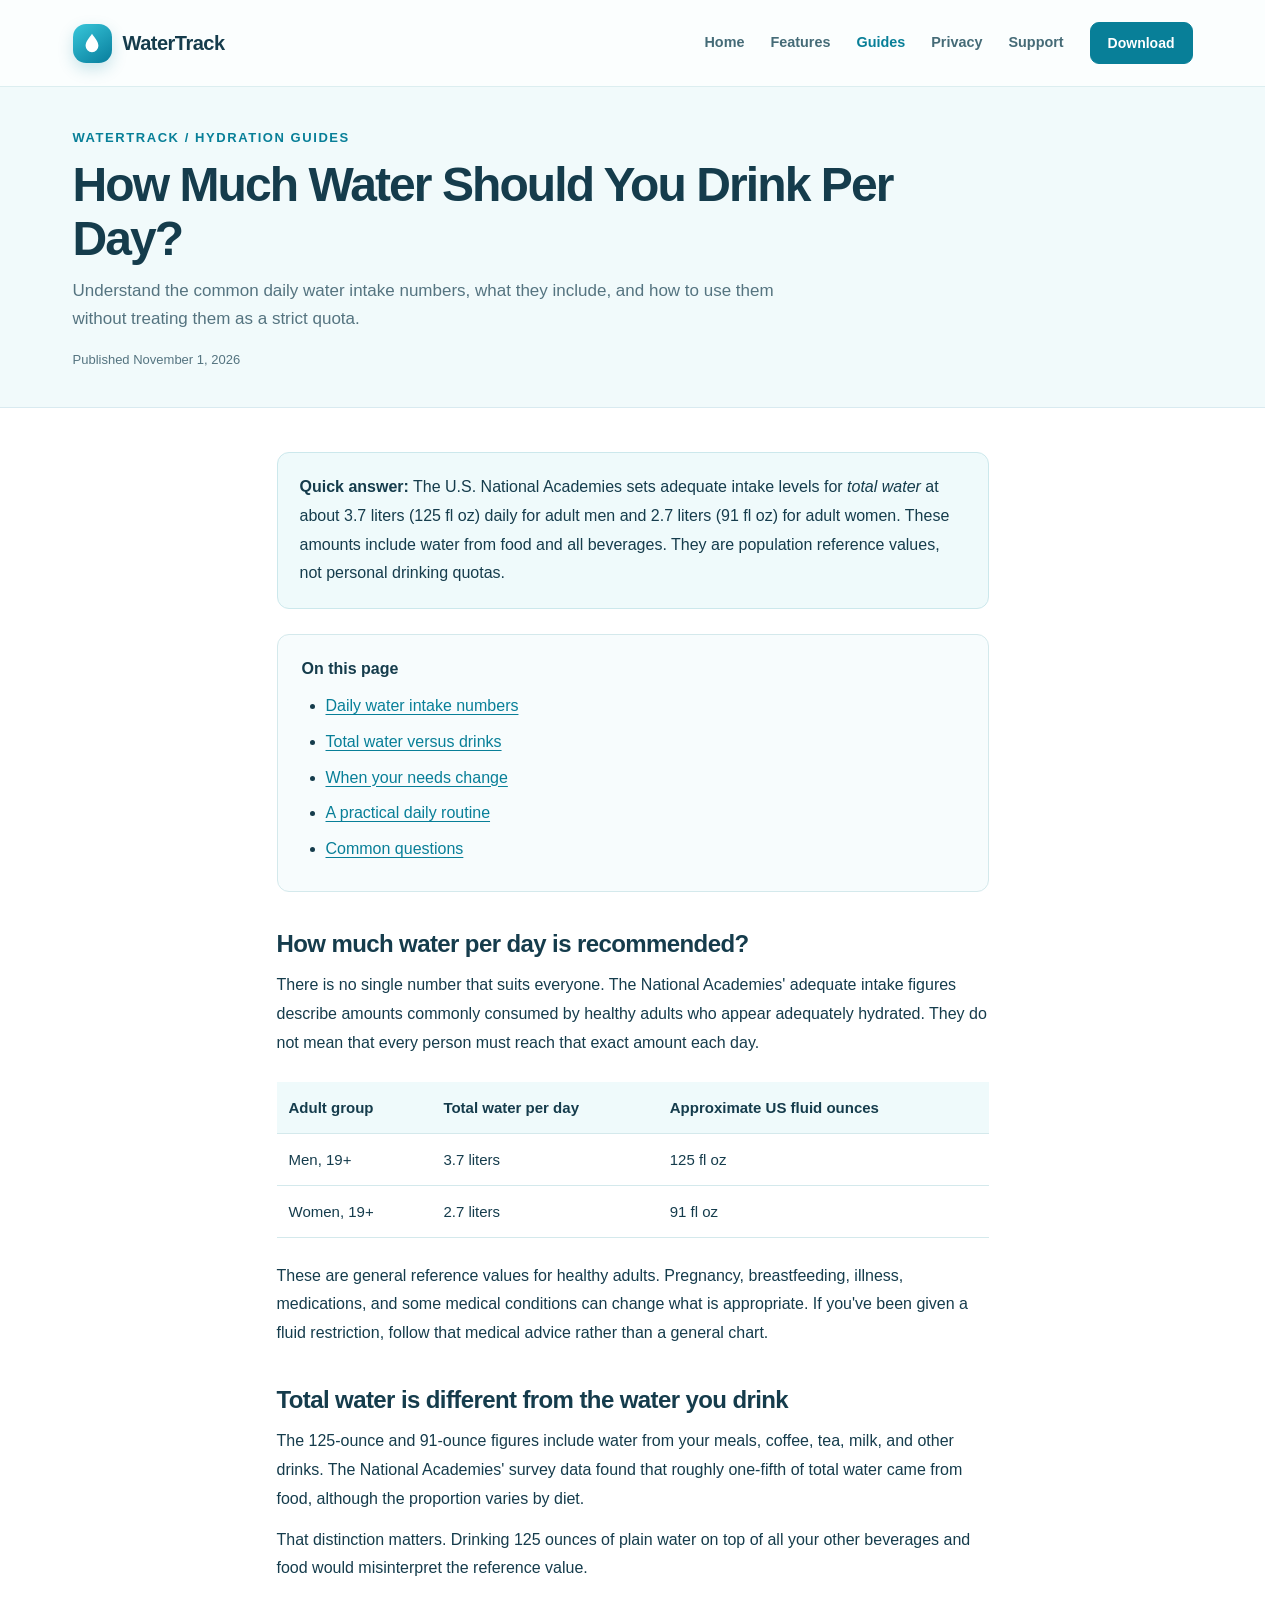
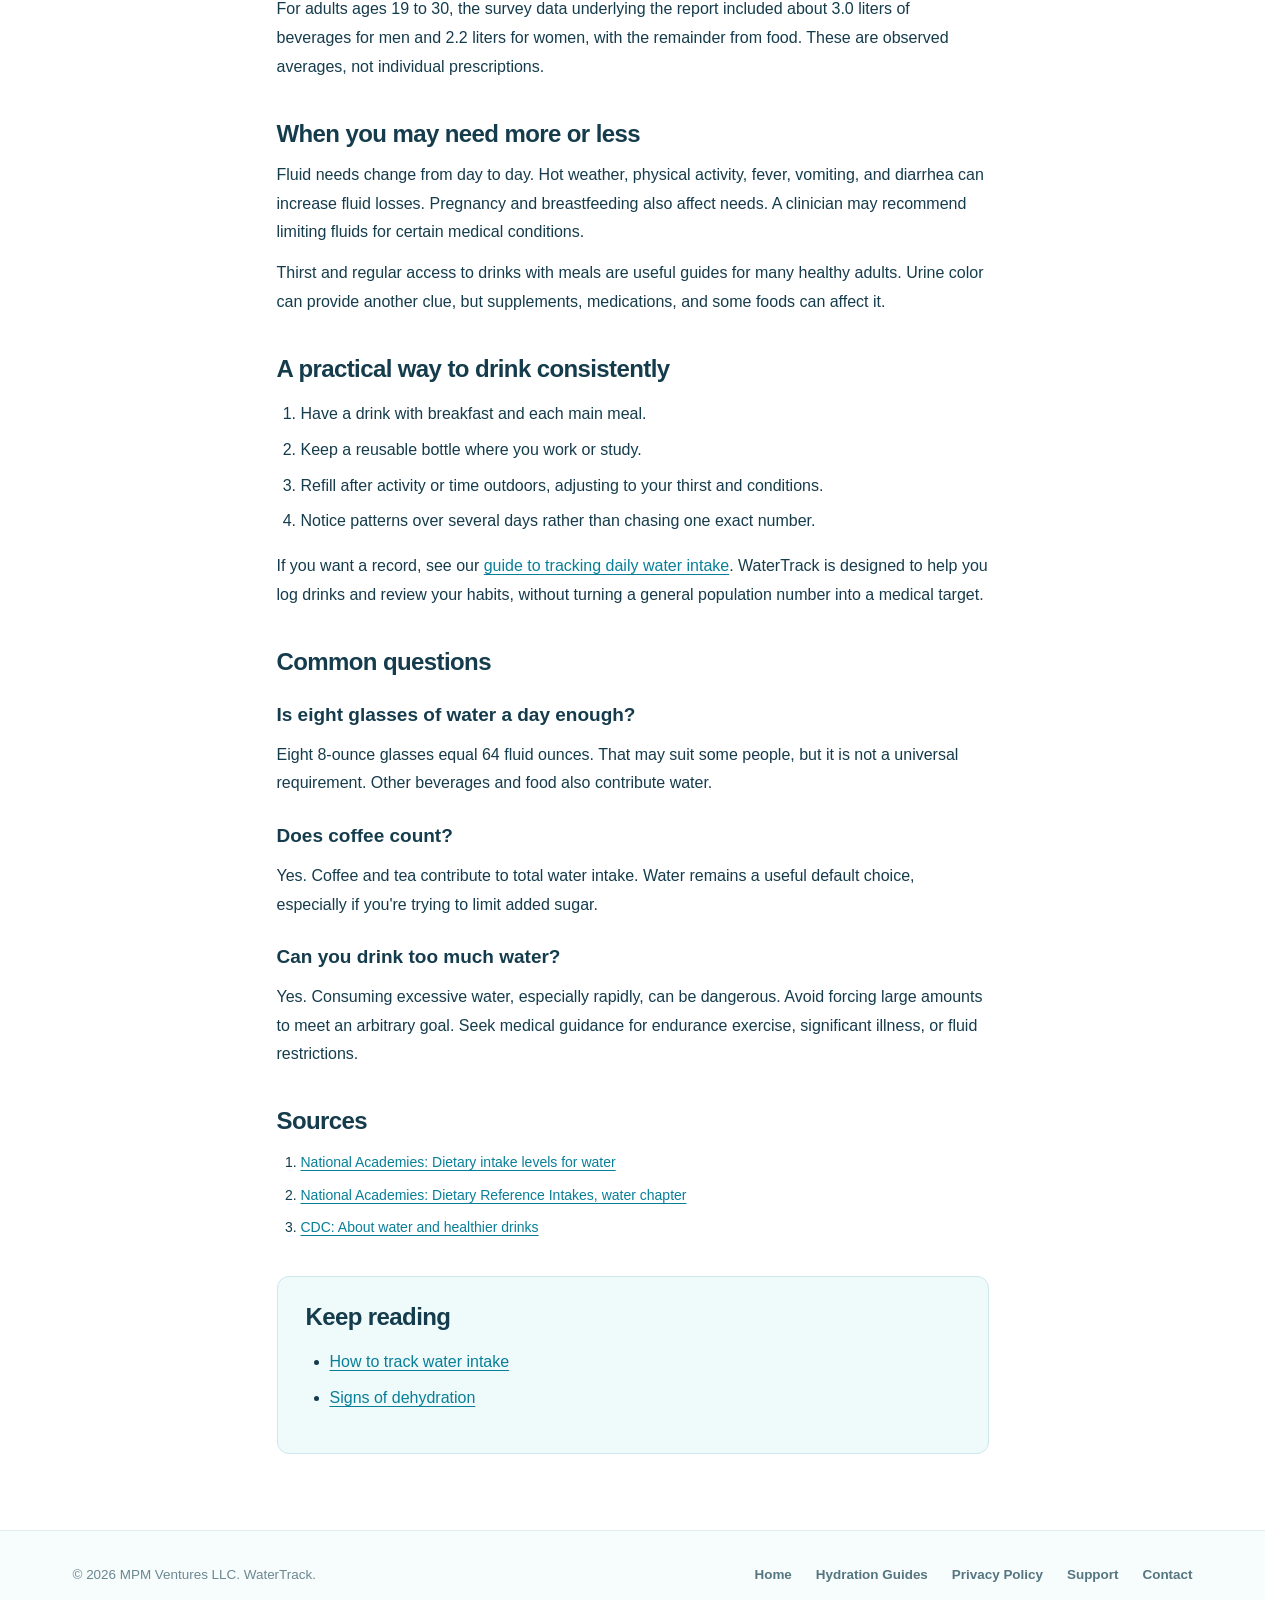
<file: guides/how-much-water-should-you-drink/index.html>
<!DOCTYPE html>
<html lang="en"><head><meta charset="utf-8"/><meta content="width=device-width,initial-scale=1" name="viewport"/><title>How Much Water Should You Drink a Day? | WaterTrack</title><meta content="Daily water intake for adults explained. See what 125 and 91 ounces mean, how food counts, and why your needs vary." name="description"/><link href="https://watertrackapp.com/guides/how-much-water-should-you-drink/" rel="canonical"/><meta content="index,follow,max-image-preview:large" name="robots"/><meta content="article" property="og:type"/><meta content="How Much Water Should You Drink a Day? | WaterTrack" property="og:title"/><meta content="Daily water intake for adults explained. See what 125 and 91 ounces mean, how food counts, and why your needs vary." property="og:description"/><meta content="https://watertrackapp.com/guides/how-much-water-should-you-drink/" property="og:url"/><meta content="WaterTrack" property="og:site_name"/><meta content="summary" name="twitter:card"/><script type="application/ld+json">{"@context": "https://schema.org", "@type": "Article", "headline": "How Much Water Should You Drink Per Day?", "description": "Daily water intake for adults explained. See what 125 and 91 ounces mean, how food counts, and why your needs vary.", "mainEntityOfPage": "https://watertrackapp.com/guides/how-much-water-should-you-drink/", "publisher": {"@type": "Organization", "name": "MPM Ventures LLC", "url": "https://watertrackapp.com"}, "inLanguage": "en-US", "datePublished": "2026-11-01", "dateModified": "2026-11-01"}</script><style>:root{color-scheme:light;--ink:#14354b;--muted:#527084;--aqua:#087d98;--line:#d9eaf0;--bg:#f7fcfd}*{box-sizing:border-box}html{scroll-behavior:smooth}body{margin:0;font:17px/1.75 system-ui,-apple-system,Segoe UI,Arial,sans-serif;color:var(--ink);background:#fff}a{color:#086c89;text-underline-offset:3px}a:hover{color:#034b63}.wrap{max-width:1080px;margin:auto;padding:0 24px}.nav{border-bottom:1px solid var(--line);background:#fff}.nav .wrap{display:flex;justify-content:space-between;align-items:center;gap:20px;padding-top:16px;padding-bottom:16px;flex-wrap:wrap}.brand{font-weight:800;font-size:22px;text-decoration:none;color:var(--ink)}.brand span{color:#12a8bd}.links{display:flex;gap:20px;flex-wrap:wrap;font-size:14px}.hero{background:linear-gradient(140deg,#e8fbfc,#f5fcff 65%,#fff);padding:64px 0 54px;border-bottom:1px solid var(--line)}.eyebrow{color:#007d91;font-size:13px;letter-spacing:.12em;font-weight:750;text-transform:uppercase}.hero h1{font-size:clamp(35px,5vw,57px);line-height:1.12;letter-spacing:-.04em;max-width:830px;margin:16px 0}.deck{font-size:20px;max-width:780px;color:#3d6072}.meta{font-size:14px;color:var(--muted)}main article{max-width:760px;margin:45px auto 90px;padding:0 24px}h2{font-size:29px;line-height:1.25;letter-spacing:-.025em;margin:42px 0 14px}h3{font-size:21px;line-height:1.35;margin:28px 0 10px}p{margin:14px 0}ul,ol{padding-left:24px}li{margin:7px 0}.note{background:#f0fafb;border-left:4px solid #1aa9b6;padding:15px 20px;margin:24px 0}.toc{background:var(--bg);border:1px solid var(--line);padding:20px 24px;border-radius:15px;margin:28px 0}.toc strong{display:block;margin-bottom:8px}.toc ul{margin:0}.cta{border-radius:20px;background:linear-gradient(120deg,#d8f6f6,#eff9ff);padding:26px 30px;margin:40px 0;border:1px solid #bfe6ed}.cta h2{margin:0 0 8px}.source-list{font-size:15px;overflow-wrap:anywhere}.cards{display:grid;grid-template-columns:repeat(auto-fit,minmax(240px,1fr));gap:16px;margin:24px 0}.card{padding:22px;border:1px solid var(--line);border-radius:16px;background:#fbfefe}.card h2{font-size:22px;margin:0 0 10px}.card p{font-size:15px}.footer{background:#f2f9fb;border-top:1px solid var(--line);padding:32px 0;color:var(--muted);font-size:14px}.footer .wrap{display:flex;justify-content:space-between;gap:20px;flex-wrap:wrap}table{border-collapse:collapse;width:100%;font-size:15px;margin:22px 0}td,th{text-align:left;padding:12px;border-bottom:1px solid var(--line)}th{background:#f0fafb}@media(max-width:650px){.hero{padding:40px 0}.deck{font-size:18px}.links{gap:12px}main article{margin-top:30px}}</style><link href="/site.css" rel="stylesheet"/>
<link href="/article.css" rel="stylesheet"/><link rel="icon" type="image/svg+xml" href="/favicon.svg" /></head><body><header class="wt-site-header"><nav aria-label="Main navigation" class="wt-shell"><a aria-label="WaterTrack home" class="wt-brand" href="/"><span class="wt-brand-icon"><svg aria-hidden="true" viewbox="0 0 24 24"><path d="M12 2C9.5 6 5 10.6 5 15a7 7 0 0 0 14 0c0-4.4-4.5-9-7-13Z"></path></svg></span>WaterTrack</a><div class="wt-links"><a href="/">Home</a><a href="/#features">Features</a><a aria-current="page" href="/guides/">Guides</a><a href="/privacy/">Privacy</a><a href="/support/">Support</a><a class="wt-download" href="https://play.google.com/store/apps/details?id=com.mpmventures.watertrack" target="_blank" rel="noopener noreferrer">Download</a></div></nav></header><header class="hero"><div class="wrap"><div class="eyebrow">WaterTrack / Hydration guides</div><h1>How Much Water Should You Drink Per Day?</h1><p class="deck">Understand the common daily water intake numbers, what they include, and how to use them without treating them as a strict quota.</p><div class="meta">Published November 1, 2026 </div></div></header><main><article><div class="note"><strong>Quick answer:</strong> The U.S. National Academies sets adequate intake levels for <em>total water</em> at about 3.7 liters (125 fl oz) daily for adult men and 2.7 liters (91 fl oz) for adult women. These amounts include water from food and all beverages. They are population reference values, not personal drinking quotas.</div>
<div class="toc"><strong>On this page</strong><ul><li><a href="#numbers">Daily water intake numbers</a></li><li><a href="#difference">Total water versus drinks</a></li><li><a href="#needs">When your needs change</a></li><li><a href="#habits">A practical daily routine</a></li><li><a href="#faq">Common questions</a></li></ul></div>
<h2 id="numbers">How much water per day is recommended?</h2><p>There is no single number that suits everyone. The National Academies' adequate intake figures describe amounts commonly consumed by healthy adults who appear adequately hydrated. They do not mean that every person must reach that exact amount each day.</p>
<table><thead><tr><th>Adult group</th><th>Total water per day</th><th>Approximate US fluid ounces</th></tr></thead><tbody><tr><td>Men, 19+</td><td>3.7 liters</td><td>125 fl oz</td></tr><tr><td>Women, 19+</td><td>2.7 liters</td><td>91 fl oz</td></tr></tbody></table>
<p>These are general reference values for healthy adults. Pregnancy, breastfeeding, illness, medications, and some medical conditions can change what is appropriate. If you've been given a fluid restriction, follow that medical advice rather than a general chart.</p>
<h2 id="difference">Total water is different from the water you drink</h2><p>The 125-ounce and 91-ounce figures include water from your meals, coffee, tea, milk, and other drinks. The National Academies' survey data found that roughly one-fifth of total water came from food, although the proportion varies by diet.</p><p>That distinction matters. Drinking 125 ounces of plain water on top of all your other beverages and food would misinterpret the reference value.</p><p>For adults ages 19 to 30, the survey data underlying the report included about 3.0 liters of beverages for men and 2.2 liters for women, with the remainder from food. These are observed averages, not individual prescriptions.</p>
<h2 id="needs">When you may need more or less</h2><p>Fluid needs change from day to day. Hot weather, physical activity, fever, vomiting, and diarrhea can increase fluid losses. Pregnancy and breastfeeding also affect needs. A clinician may recommend limiting fluids for certain medical conditions.</p><p>Thirst and regular access to drinks with meals are useful guides for many healthy adults. Urine color can provide another clue, but supplements, medications, and some foods can affect it.</p>
<h2 id="habits">A practical way to drink consistently</h2><ol><li>Have a drink with breakfast and each main meal.</li><li>Keep a reusable bottle where you work or study.</li><li>Refill after activity or time outdoors, adjusting to your thirst and conditions.</li><li>Notice patterns over several days rather than chasing one exact number.</li></ol><p>If you want a record, see our <a href="/guides/how-to-track-water-intake/">guide to tracking daily water intake</a>. WaterTrack is designed to help you log drinks and review your habits, without turning a general population number into a medical target.</p>
<h2 id="faq">Common questions</h2><h3>Is eight glasses of water a day enough?</h3><p>Eight 8-ounce glasses equal 64 fluid ounces. That may suit some people, but it is not a universal requirement. Other beverages and food also contribute water.</p><h3>Does coffee count?</h3><p>Yes. Coffee and tea contribute to total water intake. Water remains a useful default choice, especially if you're trying to limit added sugar.</p><h3>Can you drink too much water?</h3><p>Yes. Consuming excessive water, especially rapidly, can be dangerous. Avoid forcing large amounts to meet an arbitrary goal. Seek medical guidance for endurance exercise, significant illness, or fluid restrictions.</p>
<h2>Sources</h2><ol class="source-list"><li><a href="https://www.nationalacademies.org/news/report-sets-dietary-intake-levels-for-water-salt-and-potassium-to-maintain-health-and-reduce-chronic-disease-risk">National Academies: Dietary intake levels for water</a></li><li><a href="https://www.nationalacademies.org/read/10925/chapter/6">National Academies: Dietary Reference Intakes, water chapter</a></li><li><a href="https://www.cdc.gov/healthy-weight-growth/water-healthy-drinks/">CDC: About water and healthier drinks</a></li></ol><section class="cta"><h2>Keep reading</h2><ul><li><a href="/guides/how-to-track-water-intake/">How to track water intake</a></li><li><a href="/guides/signs-of-dehydration/">Signs of dehydration</a></li></ul></section></article></main><footer class="wt-site-footer"><div class="wt-shell"><span>© 2026 MPM Ventures LLC. WaterTrack.</span><div class="wt-footer-links"><a href="/">Home</a><a href="/guides/">Hydration Guides</a><a href="/privacy/">Privacy Policy</a><a href="/support/">Support</a><a href="mailto:watertrackbusiness@gmail.com">Contact</a></div></div></footer></body></html>
</file>
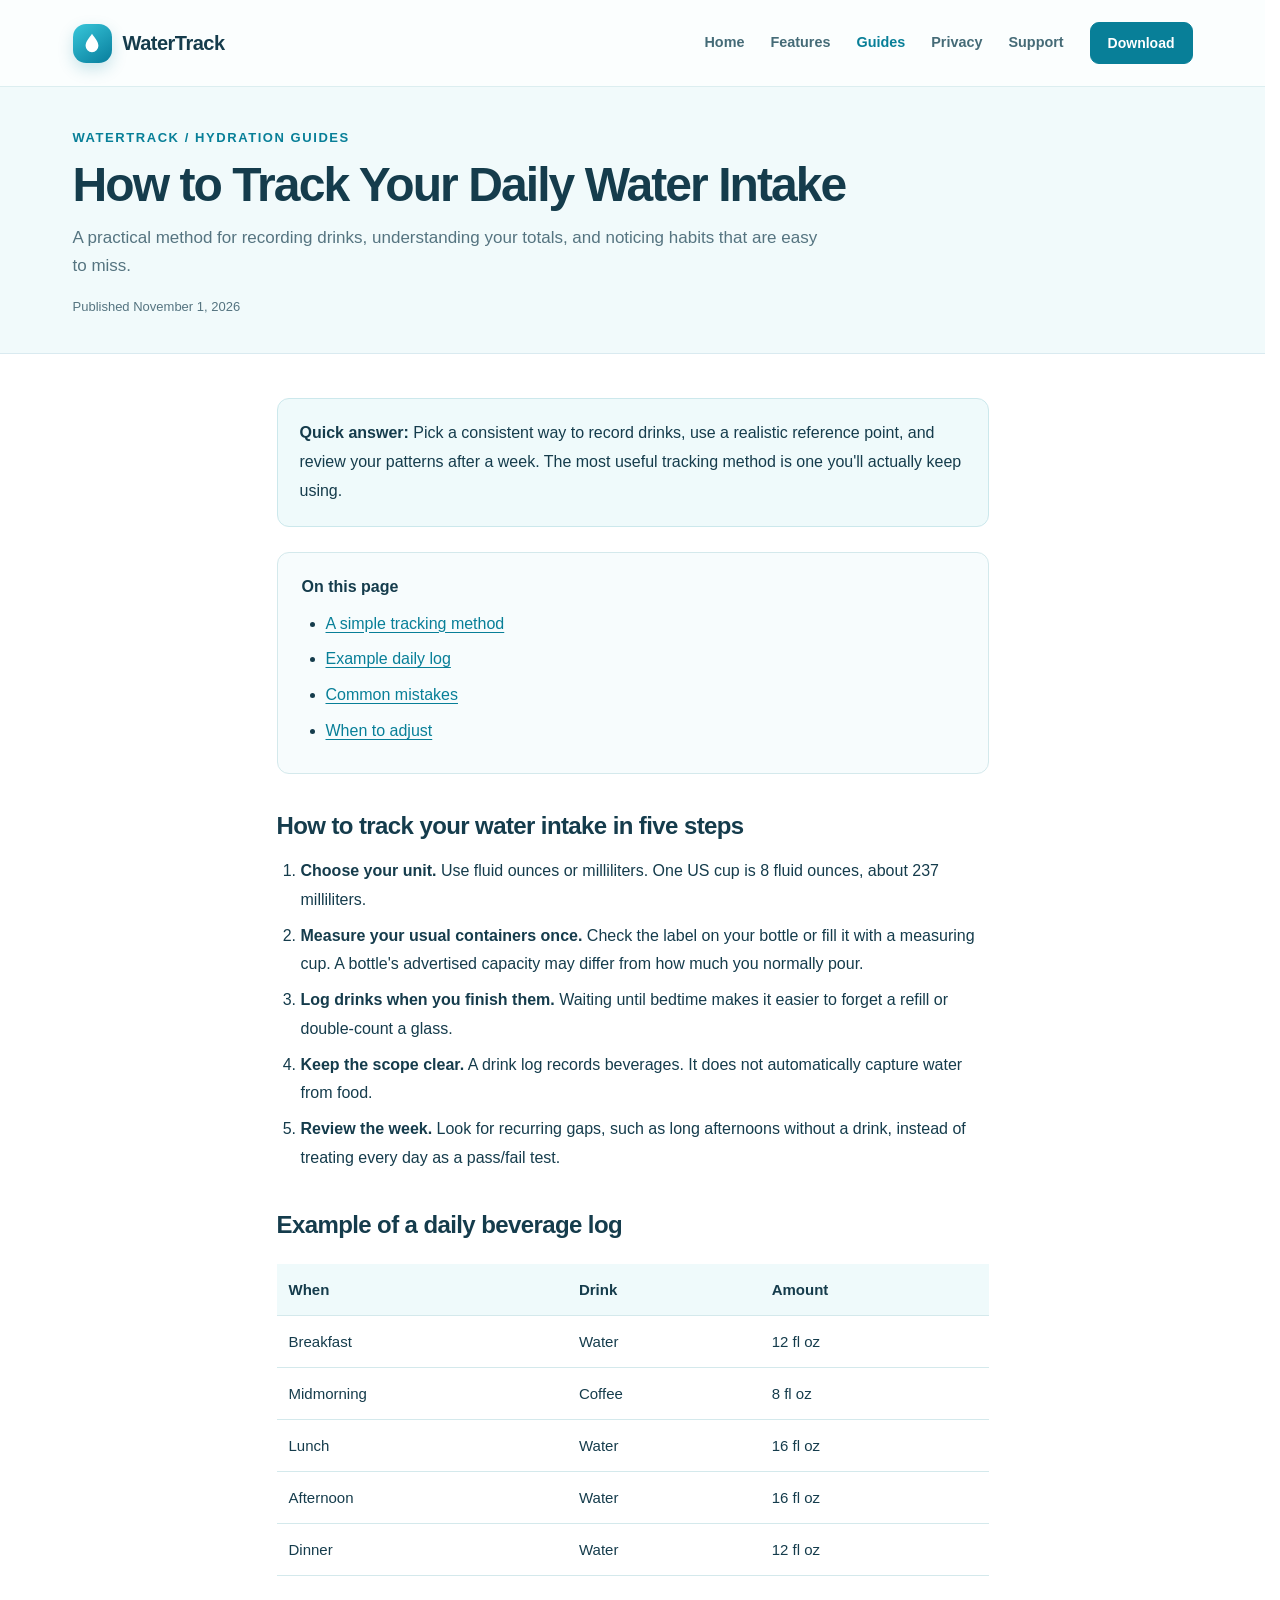
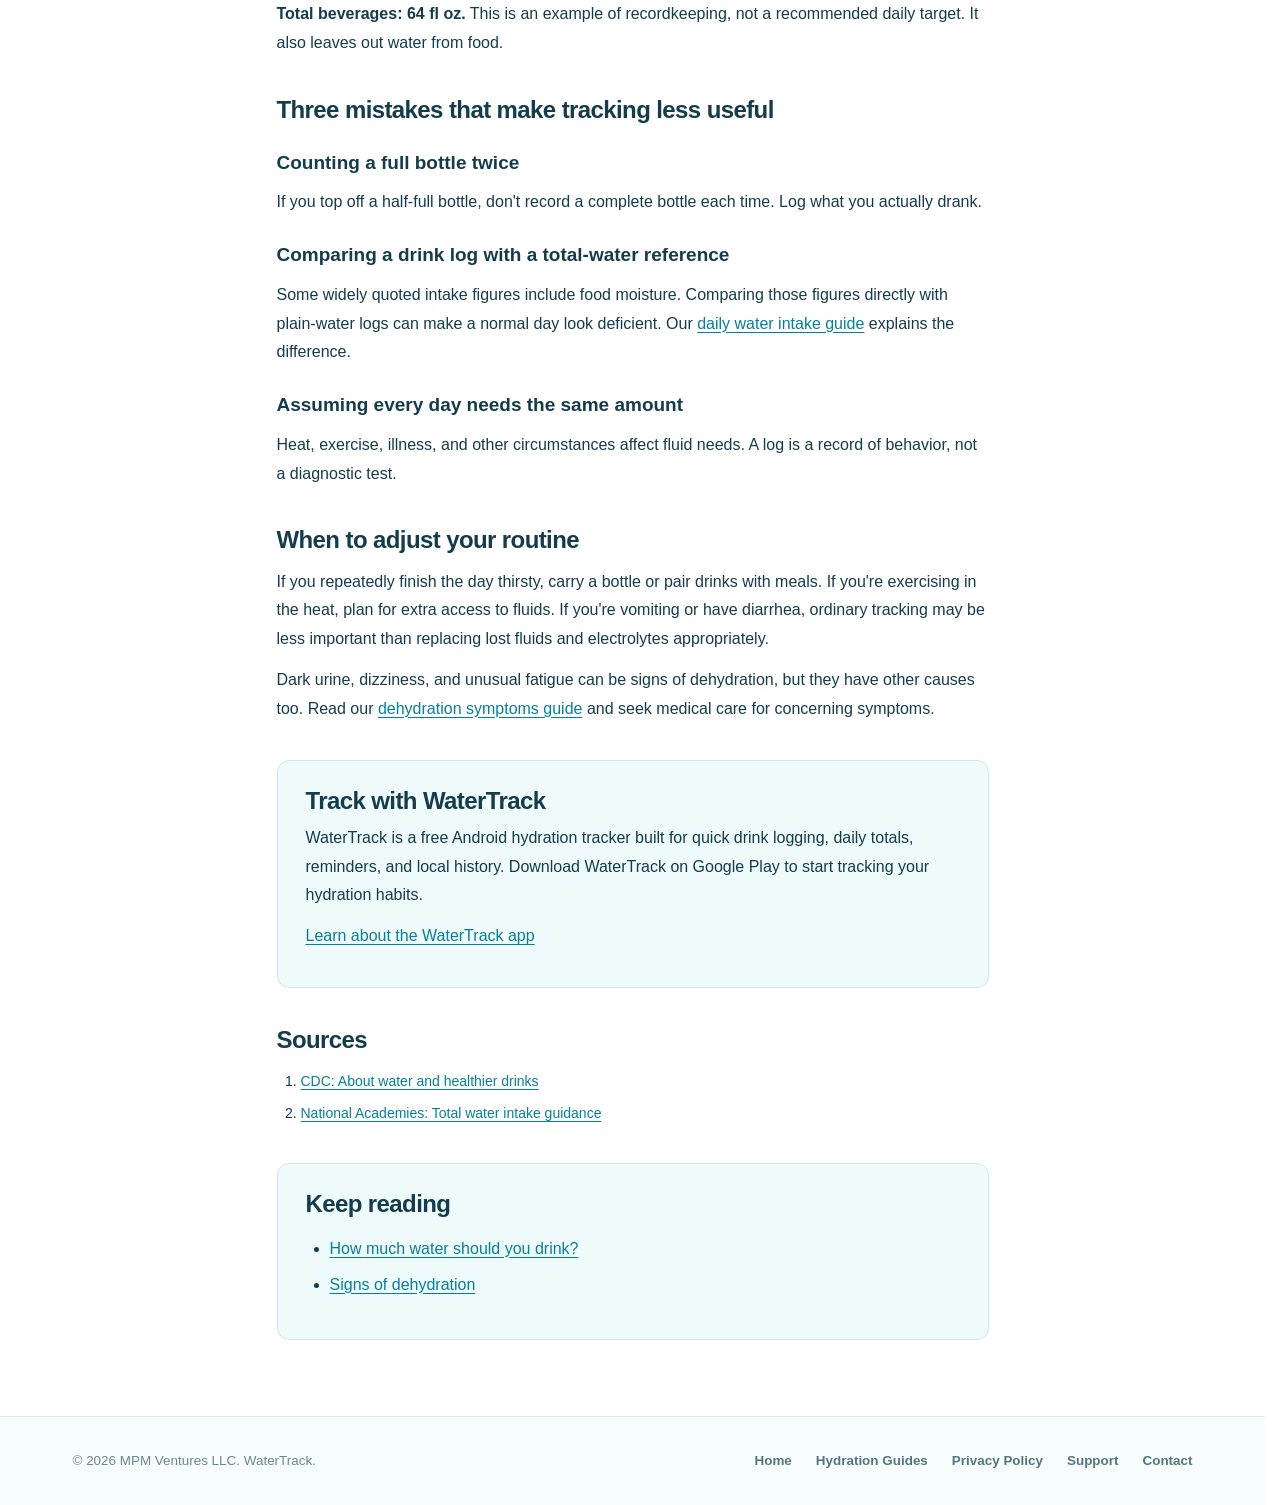
<file: guides/how-to-track-water-intake/index.html>
<!DOCTYPE html>
<html lang="en"><head><meta charset="utf-8"/><meta content="width=device-width,initial-scale=1" name="viewport"/><title>How to Track Water Intake: A Simple Daily Method | WaterTrack</title><meta content="Learn to track daily water intake in ounces or milliliters, avoid double counting, and build a realistic hydration routine." name="description"/><link href="https://watertrackapp.com/guides/how-to-track-water-intake/" rel="canonical"/><meta content="index,follow,max-image-preview:large" name="robots"/><meta content="article" property="og:type"/><meta content="How to Track Water Intake: A Simple Daily Method | WaterTrack" property="og:title"/><meta content="Learn to track daily water intake in ounces or milliliters, avoid double counting, and build a realistic hydration routine." property="og:description"/><meta content="https://watertrackapp.com/guides/how-to-track-water-intake/" property="og:url"/><meta content="WaterTrack" property="og:site_name"/><meta content="summary" name="twitter:card"/><script type="application/ld+json">{"@context": "https://schema.org", "@type": "Article", "headline": "How to Track Your Daily Water Intake", "description": "Learn to track daily water intake in ounces or milliliters, avoid double counting, and build a realistic hydration routine.", "mainEntityOfPage": "https://watertrackapp.com/guides/how-to-track-water-intake/", "publisher": {"@type": "Organization", "name": "MPM Ventures LLC", "url": "https://watertrackapp.com"}, "inLanguage": "en-US", "datePublished": "2026-11-01", "dateModified": "2026-11-01"}</script><style>:root{color-scheme:light;--ink:#14354b;--muted:#527084;--aqua:#087d98;--line:#d9eaf0;--bg:#f7fcfd}*{box-sizing:border-box}html{scroll-behavior:smooth}body{margin:0;font:17px/1.75 system-ui,-apple-system,Segoe UI,Arial,sans-serif;color:var(--ink);background:#fff}a{color:#086c89;text-underline-offset:3px}a:hover{color:#034b63}.wrap{max-width:1080px;margin:auto;padding:0 24px}.nav{border-bottom:1px solid var(--line);background:#fff}.nav .wrap{display:flex;justify-content:space-between;align-items:center;gap:20px;padding-top:16px;padding-bottom:16px;flex-wrap:wrap}.brand{font-weight:800;font-size:22px;text-decoration:none;color:var(--ink)}.brand span{color:#12a8bd}.links{display:flex;gap:20px;flex-wrap:wrap;font-size:14px}.hero{background:linear-gradient(140deg,#e8fbfc,#f5fcff 65%,#fff);padding:64px 0 54px;border-bottom:1px solid var(--line)}.eyebrow{color:#007d91;font-size:13px;letter-spacing:.12em;font-weight:750;text-transform:uppercase}.hero h1{font-size:clamp(35px,5vw,57px);line-height:1.12;letter-spacing:-.04em;max-width:830px;margin:16px 0}.deck{font-size:20px;max-width:780px;color:#3d6072}.meta{font-size:14px;color:var(--muted)}main article{max-width:760px;margin:45px auto 90px;padding:0 24px}h2{font-size:29px;line-height:1.25;letter-spacing:-.025em;margin:42px 0 14px}h3{font-size:21px;line-height:1.35;margin:28px 0 10px}p{margin:14px 0}ul,ol{padding-left:24px}li{margin:7px 0}.note{background:#f0fafb;border-left:4px solid #1aa9b6;padding:15px 20px;margin:24px 0}.toc{background:var(--bg);border:1px solid var(--line);padding:20px 24px;border-radius:15px;margin:28px 0}.toc strong{display:block;margin-bottom:8px}.toc ul{margin:0}.cta{border-radius:20px;background:linear-gradient(120deg,#d8f6f6,#eff9ff);padding:26px 30px;margin:40px 0;border:1px solid #bfe6ed}.cta h2{margin:0 0 8px}.source-list{font-size:15px;overflow-wrap:anywhere}.cards{display:grid;grid-template-columns:repeat(auto-fit,minmax(240px,1fr));gap:16px;margin:24px 0}.card{padding:22px;border:1px solid var(--line);border-radius:16px;background:#fbfefe}.card h2{font-size:22px;margin:0 0 10px}.card p{font-size:15px}.footer{background:#f2f9fb;border-top:1px solid var(--line);padding:32px 0;color:var(--muted);font-size:14px}.footer .wrap{display:flex;justify-content:space-between;gap:20px;flex-wrap:wrap}table{border-collapse:collapse;width:100%;font-size:15px;margin:22px 0}td,th{text-align:left;padding:12px;border-bottom:1px solid var(--line)}th{background:#f0fafb}@media(max-width:650px){.hero{padding:40px 0}.deck{font-size:18px}.links{gap:12px}main article{margin-top:30px}}</style><link href="/site.css" rel="stylesheet"/>
<link href="/article.css" rel="stylesheet"/><link rel="icon" type="image/svg+xml" href="/favicon.svg" /></head><body><header class="wt-site-header"><nav aria-label="Main navigation" class="wt-shell"><a aria-label="WaterTrack home" class="wt-brand" href="/"><span class="wt-brand-icon"><svg aria-hidden="true" viewbox="0 0 24 24"><path d="M12 2C9.5 6 5 10.6 5 15a7 7 0 0 0 14 0c0-4.4-4.5-9-7-13Z"></path></svg></span>WaterTrack</a><div class="wt-links"><a href="/">Home</a><a href="/#features">Features</a><a aria-current="page" href="/guides/">Guides</a><a href="/privacy/">Privacy</a><a href="/support/">Support</a><a class="wt-download" href="https://play.google.com/store/apps/details?id=com.mpmventures.watertrack" target="_blank" rel="noopener noreferrer">Download</a></div></nav></header><header class="hero"><div class="wrap"><div class="eyebrow">WaterTrack / Hydration guides</div><h1>How to Track Your Daily Water Intake</h1><p class="deck">A practical method for recording drinks, understanding your totals, and noticing habits that are easy to miss.</p><div class="meta">Published November 1, 2026 </div></div></header><main><article><div class="note"><strong>Quick answer:</strong> Pick a consistent way to record drinks, use a realistic reference point, and review your patterns after a week. The most useful tracking method is one you'll actually keep using.</div>
<div class="toc"><strong>On this page</strong><ul><li><a href="#method">A simple tracking method</a></li><li><a href="#example">Example daily log</a></li><li><a href="#mistakes">Common mistakes</a></li><li><a href="#adjust">When to adjust</a></li></ul></div>
<h2 id="method">How to track your water intake in five steps</h2><ol><li><strong>Choose your unit.</strong> Use fluid ounces or milliliters. One US cup is 8 fluid ounces, about 237 milliliters.</li><li><strong>Measure your usual containers once.</strong> Check the label on your bottle or fill it with a measuring cup. A bottle's advertised capacity may differ from how much you normally pour.</li><li><strong>Log drinks when you finish them.</strong> Waiting until bedtime makes it easier to forget a refill or double-count a glass.</li><li><strong>Keep the scope clear.</strong> A drink log records beverages. It does not automatically capture water from food.</li><li><strong>Review the week.</strong> Look for recurring gaps, such as long afternoons without a drink, instead of treating every day as a pass/fail test.</li></ol>
<h2 id="example">Example of a daily beverage log</h2><table><thead><tr><th>When</th><th>Drink</th><th>Amount</th></tr></thead><tbody><tr><td>Breakfast</td><td>Water</td><td>12 fl oz</td></tr><tr><td>Midmorning</td><td>Coffee</td><td>8 fl oz</td></tr><tr><td>Lunch</td><td>Water</td><td>16 fl oz</td></tr><tr><td>Afternoon</td><td>Water</td><td>16 fl oz</td></tr><tr><td>Dinner</td><td>Water</td><td>12 fl oz</td></tr></tbody></table><p><strong>Total beverages: 64 fl oz.</strong> This is an example of recordkeeping, not a recommended daily target. It also leaves out water from food.</p>
<h2 id="mistakes">Three mistakes that make tracking less useful</h2><h3>Counting a full bottle twice</h3><p>If you top off a half-full bottle, don't record a complete bottle each time. Log what you actually drank.</p><h3>Comparing a drink log with a total-water reference</h3><p>Some widely quoted intake figures include food moisture. Comparing those figures directly with plain-water logs can make a normal day look deficient. Our <a href="/guides/how-much-water-should-you-drink/">daily water intake guide</a> explains the difference.</p><h3>Assuming every day needs the same amount</h3><p>Heat, exercise, illness, and other circumstances affect fluid needs. A log is a record of behavior, not a diagnostic test.</p>
<h2 id="adjust">When to adjust your routine</h2><p>If you repeatedly finish the day thirsty, carry a bottle or pair drinks with meals. If you're exercising in the heat, plan for extra access to fluids. If you're vomiting or have diarrhea, ordinary tracking may be less important than replacing lost fluids and electrolytes appropriately.</p><p>Dark urine, dizziness, and unusual fatigue can be signs of dehydration, but they have other causes too. Read our <a href="/guides/signs-of-dehydration/">dehydration symptoms guide</a> and seek medical care for concerning symptoms.</p>
<section class="cta"><h2>Track with WaterTrack</h2><p<p>WaterTrack is a free Android hydration tracker built for quick drink logging, daily totals, reminders, and local history. Download WaterTrack on Google Play to start tracking your hydration habits.</p></p><p><a href="/">Learn about the WaterTrack app</a></p></section>
<h2>Sources</h2><ol class="source-list"><li><a href="https://www.cdc.gov/healthy-weight-growth/water-healthy-drinks/">CDC: About water and healthier drinks</a></li><li><a href="https://www.nationalacademies.org/news/report-sets-dietary-intake-levels-for-water-salt-and-potassium-to-maintain-health-and-reduce-chronic-disease-risk">National Academies: Total water intake guidance</a></li></ol><section class="cta"><h2>Keep reading</h2><ul><li><a href="/guides/how-much-water-should-you-drink/">How much water should you drink?</a></li><li><a href="/guides/signs-of-dehydration/">Signs of dehydration</a></li></ul></section></article></main><footer class="wt-site-footer"><div class="wt-shell"><span>© 2026 MPM Ventures LLC. WaterTrack.</span><div class="wt-footer-links"><a href="/">Home</a><a href="/guides/">Hydration Guides</a><a href="/privacy/">Privacy Policy</a><a href="/support/">Support</a><a href="mailto:watertrackbusiness@gmail.com">Contact</a></div></div></footer></body></html>
</file>
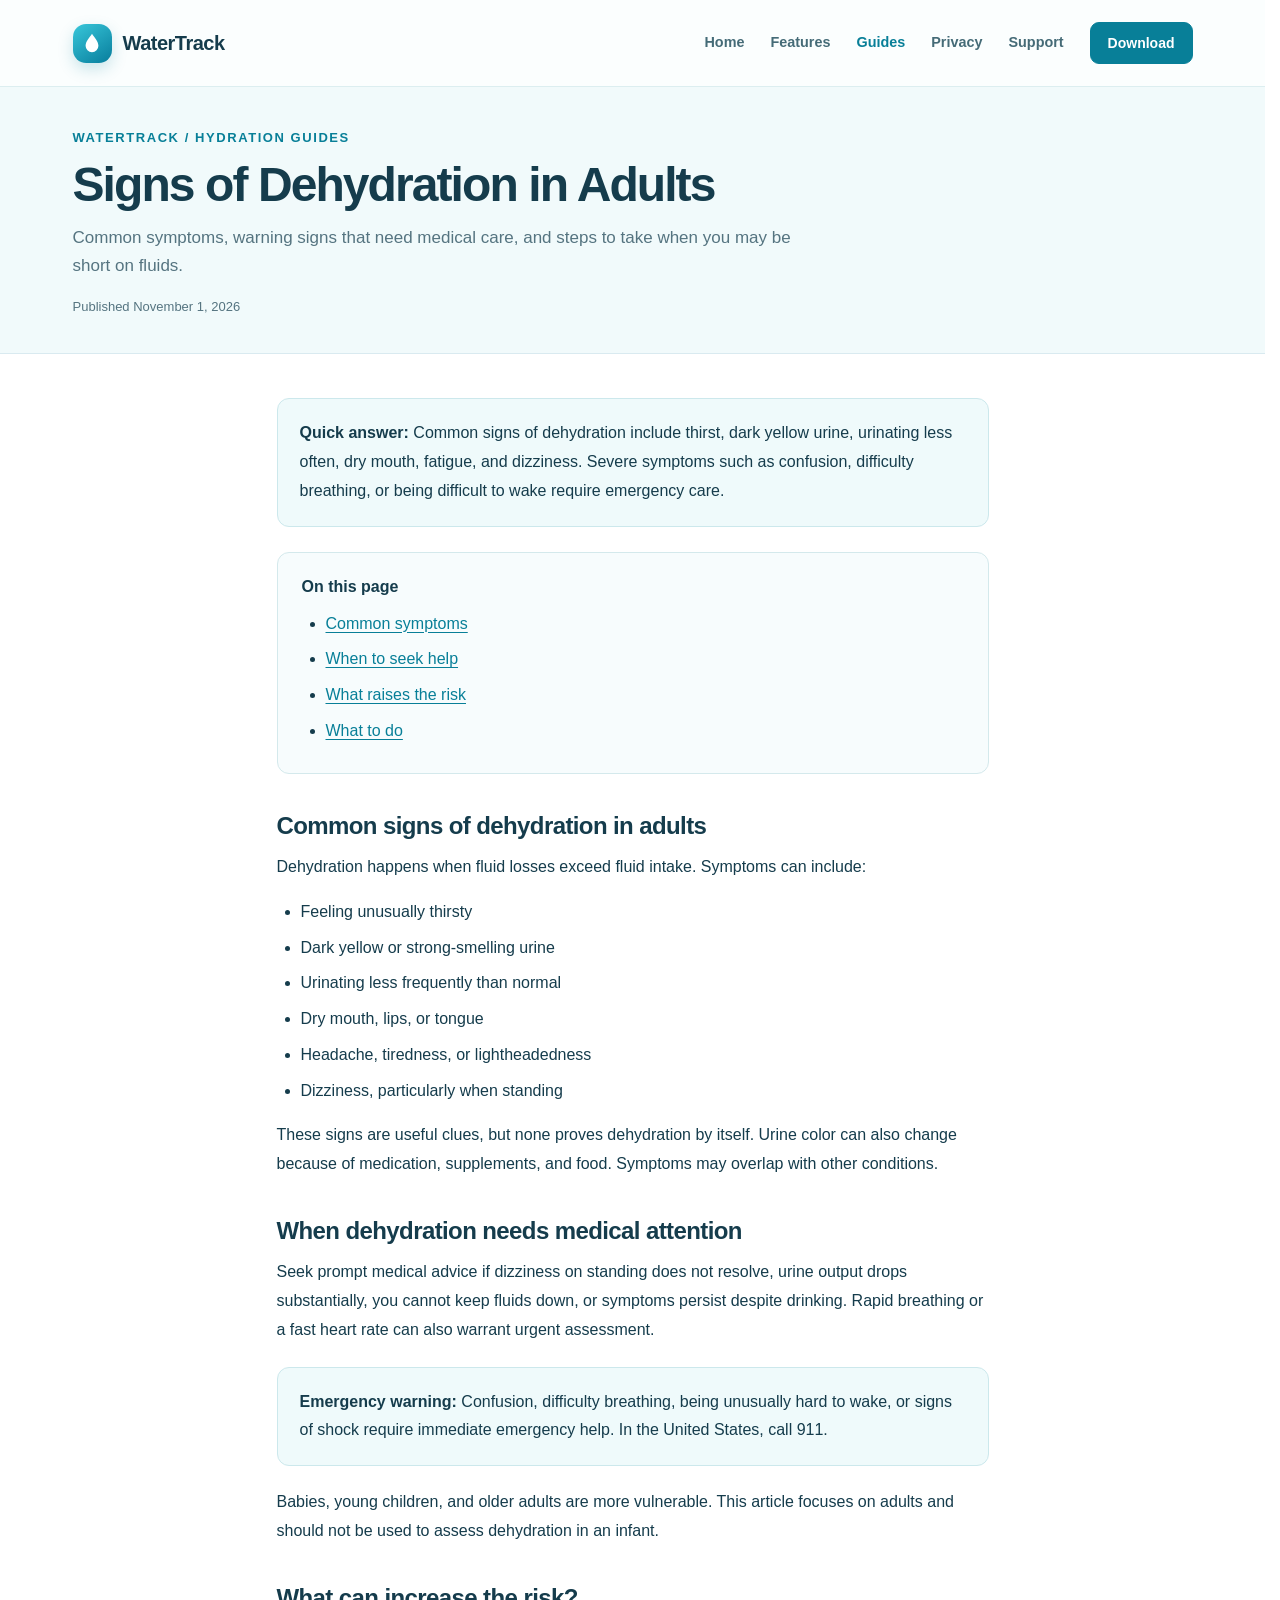
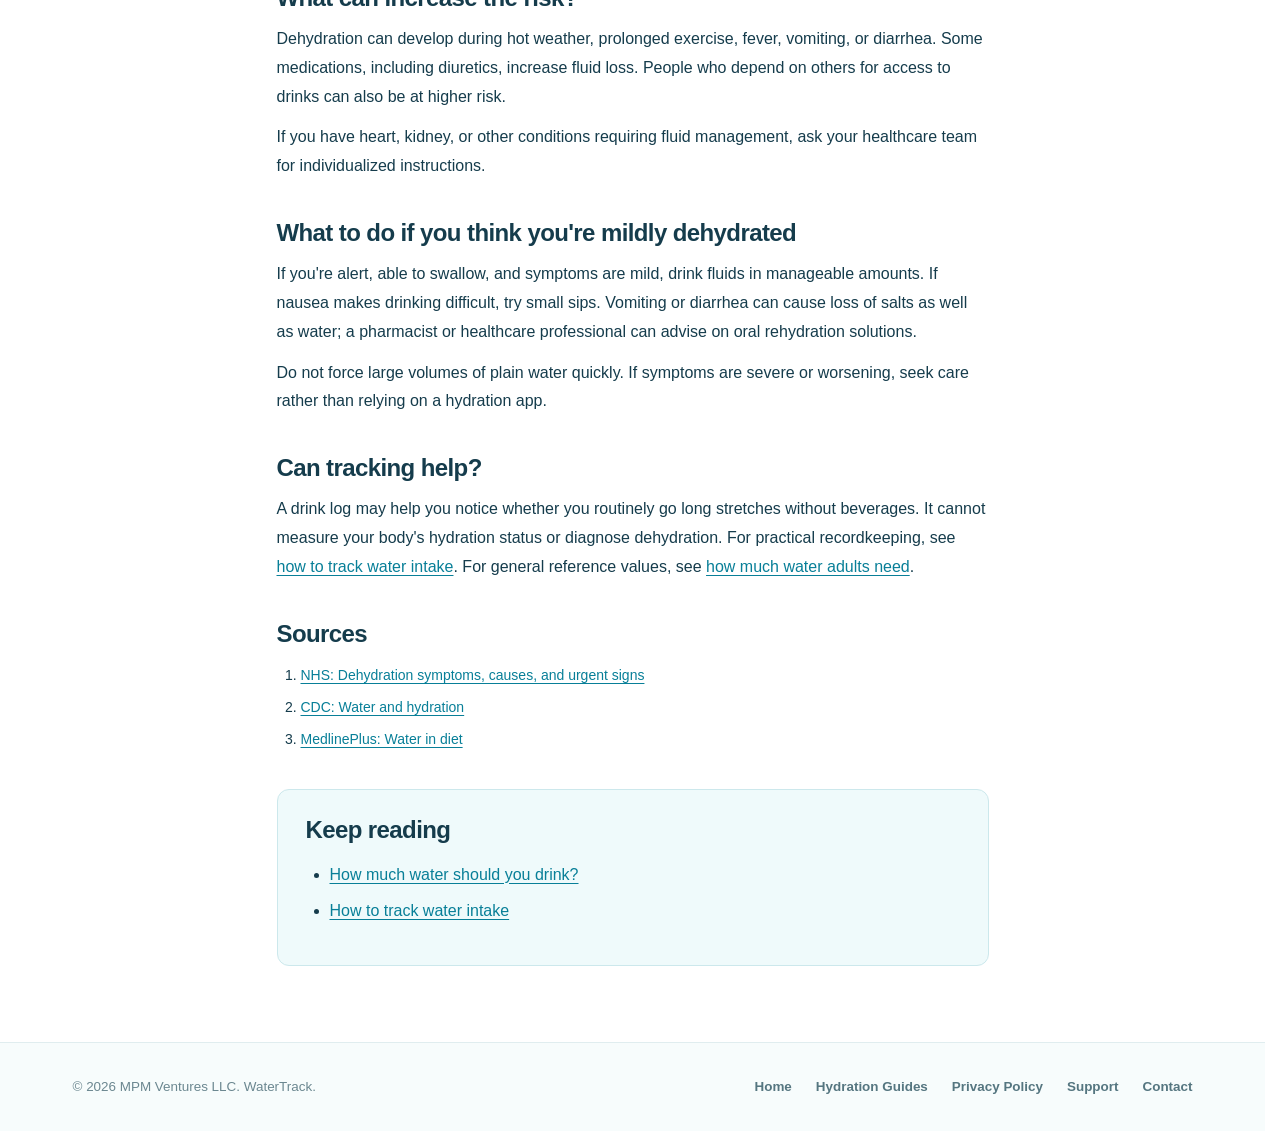
<file: guides/signs-of-dehydration/index.html>
<!DOCTYPE html>
<html lang="en"><head><meta charset="utf-8"/><meta content="width=device-width,initial-scale=1" name="viewport"/><title>Signs of Dehydration in Adults: Symptoms and When to Get Help | WaterTrack</title><meta content="Learn common dehydration signs in adults, including dark urine and dizziness, plus symptoms that need urgent medical attention." name="description"/><link href="https://watertrackapp.com/guides/signs-of-dehydration/" rel="canonical"/><meta content="index,follow,max-image-preview:large" name="robots"/><meta content="article" property="og:type"/><meta content="Signs of Dehydration in Adults: Symptoms and When to Get Help | WaterTrack" property="og:title"/><meta content="Learn common dehydration signs in adults, including dark urine and dizziness, plus symptoms that need urgent medical attention." property="og:description"/><meta content="https://watertrackapp.com/guides/signs-of-dehydration/" property="og:url"/><meta content="WaterTrack" property="og:site_name"/><meta content="summary" name="twitter:card"/><script type="application/ld+json">{"@context": "https://schema.org", "@type": "Article", "headline": "Signs of Dehydration in Adults", "description": "Learn common dehydration signs in adults, including dark urine and dizziness, plus symptoms that need urgent medical attention.", "mainEntityOfPage": "https://watertrackapp.com/guides/signs-of-dehydration/", "publisher": {"@type": "Organization", "name": "MPM Ventures LLC", "url": "https://watertrackapp.com"}, "inLanguage": "en-US", "datePublished": "2026-11-01", "dateModified": "2026-11-01"}</script><style>:root{color-scheme:light;--ink:#14354b;--muted:#527084;--aqua:#087d98;--line:#d9eaf0;--bg:#f7fcfd}*{box-sizing:border-box}html{scroll-behavior:smooth}body{margin:0;font:17px/1.75 system-ui,-apple-system,Segoe UI,Arial,sans-serif;color:var(--ink);background:#fff}a{color:#086c89;text-underline-offset:3px}a:hover{color:#034b63}.wrap{max-width:1080px;margin:auto;padding:0 24px}.nav{border-bottom:1px solid var(--line);background:#fff}.nav .wrap{display:flex;justify-content:space-between;align-items:center;gap:20px;padding-top:16px;padding-bottom:16px;flex-wrap:wrap}.brand{font-weight:800;font-size:22px;text-decoration:none;color:var(--ink)}.brand span{color:#12a8bd}.links{display:flex;gap:20px;flex-wrap:wrap;font-size:14px}.hero{background:linear-gradient(140deg,#e8fbfc,#f5fcff 65%,#fff);padding:64px 0 54px;border-bottom:1px solid var(--line)}.eyebrow{color:#007d91;font-size:13px;letter-spacing:.12em;font-weight:750;text-transform:uppercase}.hero h1{font-size:clamp(35px,5vw,57px);line-height:1.12;letter-spacing:-.04em;max-width:830px;margin:16px 0}.deck{font-size:20px;max-width:780px;color:#3d6072}.meta{font-size:14px;color:var(--muted)}main article{max-width:760px;margin:45px auto 90px;padding:0 24px}h2{font-size:29px;line-height:1.25;letter-spacing:-.025em;margin:42px 0 14px}h3{font-size:21px;line-height:1.35;margin:28px 0 10px}p{margin:14px 0}ul,ol{padding-left:24px}li{margin:7px 0}.note{background:#f0fafb;border-left:4px solid #1aa9b6;padding:15px 20px;margin:24px 0}.toc{background:var(--bg);border:1px solid var(--line);padding:20px 24px;border-radius:15px;margin:28px 0}.toc strong{display:block;margin-bottom:8px}.toc ul{margin:0}.cta{border-radius:20px;background:linear-gradient(120deg,#d8f6f6,#eff9ff);padding:26px 30px;margin:40px 0;border:1px solid #bfe6ed}.cta h2{margin:0 0 8px}.source-list{font-size:15px;overflow-wrap:anywhere}.cards{display:grid;grid-template-columns:repeat(auto-fit,minmax(240px,1fr));gap:16px;margin:24px 0}.card{padding:22px;border:1px solid var(--line);border-radius:16px;background:#fbfefe}.card h2{font-size:22px;margin:0 0 10px}.card p{font-size:15px}.footer{background:#f2f9fb;border-top:1px solid var(--line);padding:32px 0;color:var(--muted);font-size:14px}.footer .wrap{display:flex;justify-content:space-between;gap:20px;flex-wrap:wrap}table{border-collapse:collapse;width:100%;font-size:15px;margin:22px 0}td,th{text-align:left;padding:12px;border-bottom:1px solid var(--line)}th{background:#f0fafb}@media(max-width:650px){.hero{padding:40px 0}.deck{font-size:18px}.links{gap:12px}main article{margin-top:30px}}</style><link href="/site.css" rel="stylesheet"/>
<link href="/article.css" rel="stylesheet"/><link rel="icon" type="image/svg+xml" href="/favicon.svg" /></head><body><header class="wt-site-header"><nav aria-label="Main navigation" class="wt-shell"><a aria-label="WaterTrack home" class="wt-brand" href="/"><span class="wt-brand-icon"><svg aria-hidden="true" viewbox="0 0 24 24"><path d="M12 2C9.5 6 5 10.6 5 15a7 7 0 0 0 14 0c0-4.4-4.5-9-7-13Z"></path></svg></span>WaterTrack</a><div class="wt-links"><a href="/">Home</a><a href="/#features">Features</a><a aria-current="page" href="/guides/">Guides</a><a href="/privacy/">Privacy</a><a href="/support/">Support</a><a class="wt-download" href="https://play.google.com/store/apps/details?id=com.mpmventures.watertrack" target="_blank" rel="noopener noreferrer">Download</a></div></nav></header><header class="hero"><div class="wrap"><div class="eyebrow">WaterTrack / Hydration guides</div><h1>Signs of Dehydration in Adults</h1><p class="deck">Common symptoms, warning signs that need medical care, and steps to take when you may be short on fluids.</p><div class="meta">Published November 1, 2026</div></div></header><main><article><div class="note"><strong>Quick answer:</strong> Common signs of dehydration include thirst, dark yellow urine, urinating less often, dry mouth, fatigue, and dizziness. Severe symptoms such as confusion, difficulty breathing, or being difficult to wake require emergency care.</div>
<div class="toc"><strong>On this page</strong><ul><li><a href="#symptoms">Common symptoms</a></li><li><a href="#urgent">When to seek help</a></li><li><a href="#causes">What raises the risk</a></li><li><a href="#response">What to do</a></li></ul></div>
<h2 id="symptoms">Common signs of dehydration in adults</h2><p>Dehydration happens when fluid losses exceed fluid intake. Symptoms can include:</p><ul><li>Feeling unusually thirsty</li><li>Dark yellow or strong-smelling urine</li><li>Urinating less frequently than normal</li><li>Dry mouth, lips, or tongue</li><li>Headache, tiredness, or lightheadedness</li><li>Dizziness, particularly when standing</li></ul><p>These signs are useful clues, but none proves dehydration by itself. Urine color can also change because of medication, supplements, and food. Symptoms may overlap with other conditions.</p>
<h2 id="urgent">When dehydration needs medical attention</h2><p>Seek prompt medical advice if dizziness on standing does not resolve, urine output drops substantially, you cannot keep fluids down, or symptoms persist despite drinking. Rapid breathing or a fast heart rate can also warrant urgent assessment.</p><div class="note"><strong>Emergency warning:</strong> Confusion, difficulty breathing, being unusually hard to wake, or signs of shock require immediate emergency help. In the United States, call 911.</div><p>Babies, young children, and older adults are more vulnerable. This article focuses on adults and should not be used to assess dehydration in an infant.</p>
<h2 id="causes">What can increase the risk?</h2><p>Dehydration can develop during hot weather, prolonged exercise, fever, vomiting, or diarrhea. Some medications, including diuretics, increase fluid loss. People who depend on others for access to drinks can also be at higher risk.</p><p>If you have heart, kidney, or other conditions requiring fluid management, ask your healthcare team for individualized instructions.</p>
<h2 id="response">What to do if you think you're mildly dehydrated</h2><p>If you're alert, able to swallow, and symptoms are mild, drink fluids in manageable amounts. If nausea makes drinking difficult, try small sips. Vomiting or diarrhea can cause loss of salts as well as water; a pharmacist or healthcare professional can advise on oral rehydration solutions.</p><p>Do not force large volumes of plain water quickly. If symptoms are severe or worsening, seek care rather than relying on a hydration app.</p>
<h2>Can tracking help?</h2><p>A drink log may help you notice whether you routinely go long stretches without beverages. It cannot measure your body's hydration status or diagnose dehydration. For practical recordkeeping, see <a href="/guides/how-to-track-water-intake/">how to track water intake</a>. For general reference values, see <a href="/guides/how-much-water-should-you-drink/">how much water adults need</a>.</p>
<h2>Sources</h2><ol class="source-list"><li><a href="https://www.nhs.uk/conditions/dehydration/">NHS: Dehydration symptoms, causes, and urgent signs</a></li><li><a href="https://www.cdc.gov/healthy-weight-growth/water-healthy-drinks/">CDC: Water and hydration</a></li><li><a href="https://www.medlineplus.gov/ency/article/002471.htm">MedlinePlus: Water in diet</a></li></ol><section class="cta"><h2>Keep reading</h2><ul><li><a href="/guides/how-much-water-should-you-drink/">How much water should you drink?</a></li><li><a href="/guides/how-to-track-water-intake/">How to track water intake</a></li></ul></section></article></main><footer class="wt-site-footer"><div class="wt-shell"><span>© 2026 MPM Ventures LLC. WaterTrack.</span><div class="wt-footer-links"><a href="/">Home</a><a href="/guides/">Hydration Guides</a><a href="/privacy/">Privacy Policy</a><a href="/support/">Support</a><a href="mailto:watertrackbusiness@gmail.com">Contact</a></div></div></footer></body></html>
</file>
<file: site.css>
/*
 * WaterTrack — Shared Website Styles
 * Navigation, footer, typography, and common page elements.
 */

:root {
  --wt-ink: #153c4c;
  --wt-muted: #557480;
  --wt-teal: #087f98;
  --wt-teal-hover: #076c83;
  --wt-aqua: #20b4c9;
  --wt-border: #d9eaf0;
  --wt-header-bg: #fbfefe;
  --wt-footer-bg: #f7fcfc;
  --wt-hero-bg: #f1fafb;
}

/* =========================================
   GLOBAL
   ========================================= */

html {
  scroll-behavior: smooth;

  /*
   * Reserve space for the vertical scrollbar.
   * Prevents horizontal shifting between
   * short and long pages.
   */
  scrollbar-gutter: stable;
}

html,
body,
button,
input,
select,
textarea {
  font-family: Helvetica, Arial, sans-serif;
}

.wt-site-header,
.wt-site-footer,
.wt-site-header *,
.wt-site-footer * {
  box-sizing: border-box;
}

.wt-site-header,
.wt-site-footer {
  font-family: Helvetica, Arial, sans-serif;
}

.wt-site-header a,
.wt-site-footer a {
  text-decoration: none;
  color: inherit;
}

.wt-site-header a:focus-visible,
.wt-site-footer a:focus-visible {
  outline: 3px solid var(--wt-aqua);
  outline-offset: 4px;
  border-radius: 5px;
}

/* =========================================
   SHARED CONTAINER
   ========================================= */

.wt-site-header .wt-shell,
.wt-site-footer .wt-shell {
  width: min(1120px, calc(100% - 48px));
  margin-inline: auto;
}

/* =========================================
   HEADER
   ========================================= */

.wt-site-header {
  position: relative;
  z-index: 10;
  background: var(--wt-header-bg);
  border-bottom: 1px solid #dceef0;
  color: var(--wt-ink);
}

.wt-site-header .wt-shell {
  min-height: 86px;
  display: flex;
  align-items: center;
  justify-content: space-between;
  gap: 24px;
}

/* Brand */

.wt-site-header .wt-brand {
  display: inline-flex;
  align-items: center;
  gap: 11px;

  font-family: Helvetica, Arial, sans-serif;
  font-size: 1.25rem;
  font-weight: 700;
  letter-spacing: -0.025em;
  white-space: nowrap;
}

.wt-site-header .wt-brand-icon {
  width: 39px;
  height: 39px;
  flex-shrink: 0;

  border-radius: 13px;
  display: grid;
  place-items: center;

  background: linear-gradient(
    145deg,
    #38c7da,
    #087d9c
  );

  box-shadow: 0 6px 16px rgba(4, 127, 152, 0.2);
}

.wt-site-header .wt-brand-icon svg {
  width: 22px;
  height: 22px;
  fill: #fff;
}

/* Navigation */

.wt-site-header .wt-links {
  display: flex;
  align-items: center;
  gap: 26px;

  font-size: 0.9rem;
  font-weight: 650;
  color: #456b77;
}

.wt-site-header .wt-links a:hover {
  color: var(--wt-teal);
}

.wt-site-header .wt-links a[aria-current="page"] {
  color: var(--wt-teal);
}

/* Download button */

.wt-site-header .wt-links .wt-download {
  display: inline-flex;
  align-items: center;
  justify-content: center;

  box-sizing: border-box;
  min-height: 42px;
  padding: 10px 17px;

  border: 1px solid var(--wt-teal);
  border-radius: 9px;

  background: var(--wt-teal);
  color: #fff;

  font-family: Helvetica, Arial, sans-serif;
  font-size: 14px;
  font-weight: 700;
  line-height: 20px;
  letter-spacing: normal;
  white-space: nowrap;
}

.wt-site-header .wt-links .wt-download:hover {
  background: var(--wt-teal-hover);
  border-color: var(--wt-teal-hover);
  color: #fff;
}

.wt-site-header .wt-links .wt-download:focus-visible {
  outline: 3px solid var(--wt-aqua);
  outline-offset: 3px;
}

/* Legacy support button compatibility */

.wt-site-header .wt-links .wt-support {
  border: 1px solid #b9dfe5;
  padding: 11px 17px;
  border-radius: 9px;
  color: #126d82;
  background: #f0fbfc;
}

/* =========================================
   FOOTER
   ========================================= */

.wt-site-footer {
  border-top: 1px solid #e0edef;
  background: var(--wt-footer-bg);
  color: #6b8790;
  font-size: 0.84rem;
}

.wt-site-footer .wt-shell {
  display: flex;
  align-items: center;
  justify-content: space-between;
  gap: 24px;
  padding: 32px 0;
}

.wt-site-footer .wt-footer-links {
  display: flex;
  flex-wrap: wrap;
  gap: 24px;

  font-weight: 650;
  color: #557680;
}

.wt-site-footer a:hover {
  color: var(--wt-teal);
}

/* =========================================
   SHARED INTERIOR PAGE HERO
   ========================================= */

body:has(.hero) .hero {
  background: var(--wt-hero-bg);
  padding: 40px 0 35px;
  border-bottom: 1px solid var(--wt-border);
}

body:has(.hero) .hero h1 {
  font-size: clamp(36px, 4vw, 48px);
  line-height: 1.12;
  letter-spacing: -0.04em;
  font-weight: 700;
  margin: 8px 0 12px;
}

body:has(.hero) .hero p {
  font-size: 17px;
  line-height: 1.65;
}

body:has(.hero) .hero .eyebrow {
  font-size: 13px;
  letter-spacing: 0.12em;
}

body:has(.hero) .hero .container {
  width: min(1120px, calc(100% - 48px));
  margin-inline: auto;
}

/* =========================================
   SHORT PAGE FOOTER ALIGNMENT
   ========================================= */

body.wt-guides-index {
  min-height: 100vh;
  display: flex;
  flex-direction: column;
}

body.wt-guides-index > main {
  flex: 1 0 auto;
  width: 100%;
}

body.wt-guides-index > .wt-site-footer {
  margin-top: auto;
}

/* =========================================
   TABLET AND MOBILE
   ========================================= */

@media (max-width: 750px) {
  .wt-site-header .wt-shell {
    min-height: 72px;
    padding: 14px 0;

    align-items: flex-start;
    flex-direction: column;
    gap: 13px;
  }

  .wt-site-header .wt-links {
    width: 100%;
    flex-wrap: wrap;
    gap: 12px 20px;
    font-size: 0.84rem;
  }

  .wt-site-header .wt-links .wt-support {
    padding: 6px 12px;
  }

  .wt-site-footer .wt-shell {
    align-items: flex-start;
    flex-direction: column;
    gap: 14px;
  }

  .wt-site-footer .wt-footer-links {
    gap: 12px 20px;
  }

  body:has(.hero) .hero {
    padding: 34px 0;
  }
}

@media (max-width: 420px) {
  .wt-site-header .wt-shell,
  .wt-site-footer .wt-shell {
    width: calc(100% - 36px);
  }

  .wt-site-header .wt-links {
    gap: 10px 14px;
    font-size: 0.8rem;
  }
}

/* =========================================
   ACCESSIBILITY
   ========================================= */

@media (prefers-reduced-motion: reduce) {
  html {
    scroll-behavior: auto;
  }
}
</file>
<file: article.css>
/* WaterTrack — article and information pages */

:root {
  --article-ink: #153c4c;
  --article-muted: #557480;
  --article-teal: #087f98;
  --article-line: #d4e9ec;
}

html {
  scroll-behavior: smooth;
}

body {
  margin: 0;
  background: #fff;
  color: var(--article-ink);
  font-family: Helvetica, Arial, sans-serif;
  -webkit-font-smoothing: antialiased;
}

body > main {
  min-height: 55vh;
}

.hero {
  background: #f0fafb;
  border-bottom: 1px solid var(--article-line);
  padding: 40px 0 36px;
}

.hero::after {
  display: none !important;
}

.hero .wrap,
.hero .container {
  width: min(1120px, calc(100% - 48px));
  max-width: 1120px;
  margin-inline: auto;
  padding-inline: 0;
}

.hero .eyebrow {
  display: block;
  color: var(--article-teal);
  text-transform: uppercase;
  font-size: 12px;
  font-weight: 750;
  letter-spacing: 0.12em;
}

.hero h1 {
  max-width: 900px;
  margin: 12px 0 14px;
  font-size: clamp(34px, 4vw, 48px);
  line-height: 1.13;
  letter-spacing: -0.04em;
  color: var(--article-ink);
}

.hero .deck,
.hero p {
  max-width: 750px;
  margin: 0;
  color: var(--article-muted);
  font-size: 16px;
  line-height: 1.75;
}

.hero .meta {
  margin-top: 16px;
  color: var(--article-muted);
  font-size: 13px;
}

main article {
  max-width: 760px;
  margin: 44px auto 76px;
  padding: 0 24px;
  font-size: 16px;
  line-height: 1.8;
}

main article h2 {
  margin: 36px 0 12px;
  font-size: 24px;
  line-height: 1.3;
  letter-spacing: -0.025em;
}

main article h3 {
  margin: 25px 0 10px;
  font-size: 19px;
  line-height: 1.4;
}

main article p {
  margin: 12px 0;
}

main article a {
  color: var(--article-teal);
  text-underline-offset: 3px;
}

main article .note,
main article .summary {
  margin: 22px 0;
  padding: 20px 22px;
  background: #effafb;
  border: 1px solid #cce8ec;
  border-radius: 12px;
  color: var(--article-ink);
}

main article .toc {
  margin: 25px 0;
  padding: 20px 24px;
  background: #f7fcfd;
  border: 1px solid var(--article-line);
  border-radius: 12px;
}

main article .cta {
  margin: 36px 0;
  padding: 24px 28px;
  background: #effafb;
  border: 1px solid #cce8ec;
  border-radius: 12px;
}

main article .cta h2 {
  margin-top: 0;
}

main article table {
  width: 100%;
  border-collapse: collapse;
  margin: 24px 0;
  font-size: 15px;
}

main article th,
main article td {
  padding: 12px;
  text-align: left;
  border-bottom: 1px solid var(--article-line);
}

main article th {
  background: #effafb;
}

main article .source-list {
  font-size: 14px;
  overflow-wrap: anywhere;
}

/* Delete Data page: preserve its two-column layout */

main .layout {
  width: min(1120px, calc(100% - 48px));
  margin-inline: auto;
  display: grid;
  grid-template-columns: 220px minmax(0, 1fr);
  gap: 48px;
  padding: 48px 0 76px;
}

main .layout > .toc {
  align-self: start;
  position: sticky;
  top: 24px;
}

main .layout article {
  width: 100%;
  max-width: 760px;
  margin: 0;
  padding: 0;
}

main .layout article section {
  margin-bottom: 34px;
}

main .layout article section h2 {
  margin-top: 0;
}

@media (max-width: 750px) {
  .hero {
    padding: 34px 0;
  }

  .hero .wrap,
  .hero .container,
  main .layout {
    width: calc(100% - 36px);
  }

  main article {
    padding: 0 18px;
    margin-top: 30px;
  }

  main .layout {
    grid-template-columns: 1fr;
    gap: 25px;
  }

  main .layout > .toc {
    position: static;
  }

  main article table {
    display: block;
    overflow-x: auto;
  }
}

@media (prefers-reduced-motion: reduce) {
  html {
    scroll-behavior: auto;
  }
}
</file>
